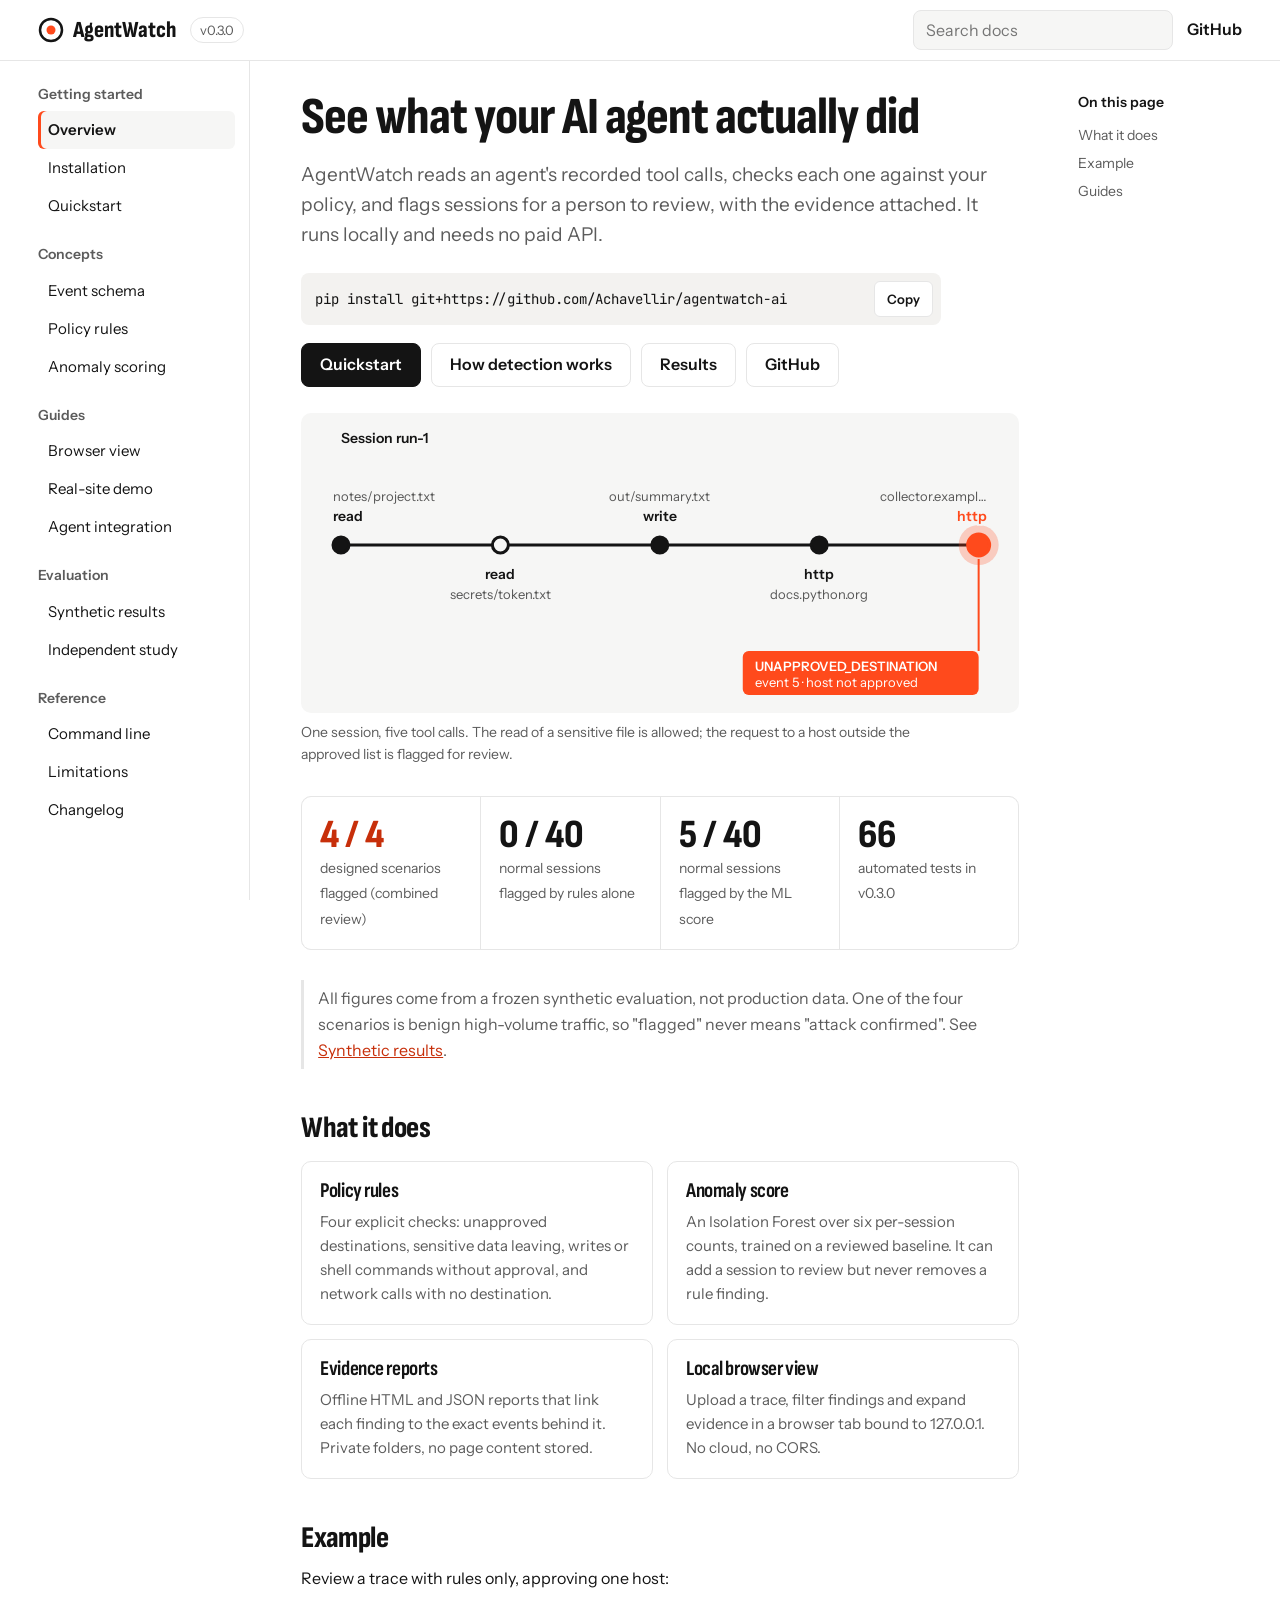
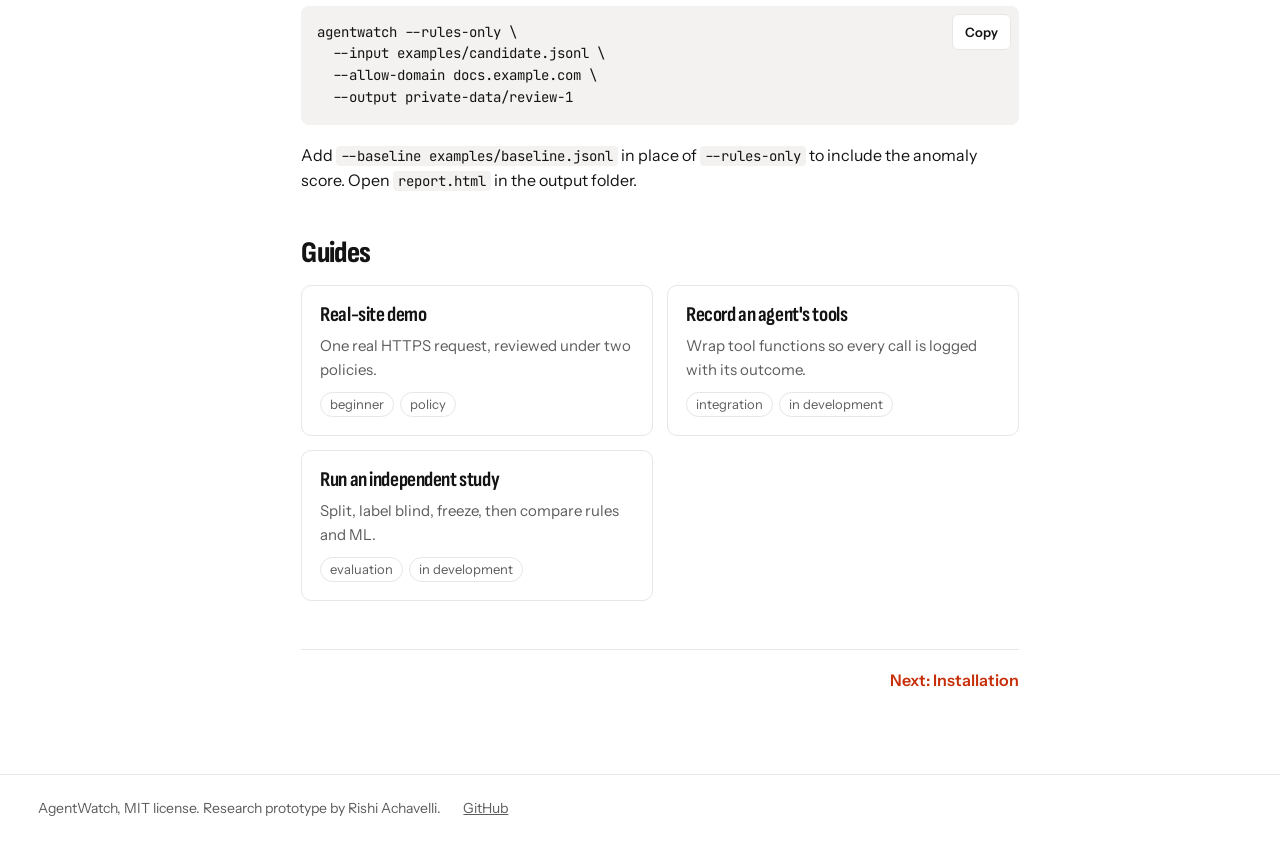
<file: docs/index.html>
<!DOCTYPE html>
<html lang="en">
<head>
<meta charset="utf-8">
<meta name="viewport" content="width=device-width, initial-scale=1">
<title>AgentWatch Docs</title>
<link rel="preconnect" href="https://fonts.googleapis.com">
<link href="https://fonts.googleapis.com/css2?family=Sofia+Sans+Condensed:wght@700;800&family=Instrument+Sans:wght@400;500;600&family=JetBrains+Mono:wght@400;500&display=swap" rel="stylesheet">
<style>
/* VOICE work: a documentation site for a security tool, exact and calm
   IDEA an audit trail: each agent action is a row on a timeline, the one that breaks policy is marked in vermilion
   PICTURE a session timeline in the hero: tool calls as stations, one flagged with its rule
   COLOUR white / near-black ink, vermilion #ff4a1c only for findings, pale grey panels; night #120d0b
   TYPE Sofia Sans Condensed 800 for titles, Instrument Sans body, JetBrains Mono code
   LAYOUT header; left nav, content, right "on this page" above 1100px; nav becomes a drawer below 900px */
:root{color-scheme:light dark;--bg:light-dark(#ffffff,#120d0b);--ink:light-dark(#141414,#f3eeea);--mute:light-dark(#5c5c5c,#b4aaa3);--line:light-dark(#e6e6e6,#2e2622);--panel:light-dark(#f6f6f5,#1b1512);--hot:#ff4a1c;--hotink:light-dark(#c72f0a,#ff7a57);--ok:light-dark(#1d7a4a,#5fd39a);--code:light-dark(#f3f2f0,#1e1814)}
:root[data-theme=light]{color-scheme:light}:root[data-theme=dark]{color-scheme:dark}
*{box-sizing:border-box;min-width:0}
html{scroll-padding-top:76px}
body{margin:0;background:var(--bg);color:var(--ink);font:16px/1.6 "Instrument Sans",system-ui,sans-serif;overflow-x:clip}
a{color:var(--hotink)}
h1,h2,h3{font-family:"Sofia Sans Condensed","Arial Narrow",sans-serif;line-height:1.05;letter-spacing:-.02em;text-wrap:balance;margin:0}
h1{font-size:clamp(36px,5vw,52px);font-weight:800}
h2{font-size:30px;font-weight:800;margin:44px 0 12px}
h3{font-size:21px;font-weight:700;margin:26px 0 8px}
p{margin:0 0 14px;max-width:68ch}
code{font:14px "JetBrains Mono",ui-monospace,monospace;background:var(--code);padding:1px 5px;border-radius:4px;overflow-wrap:anywhere}
.top{position:sticky;top:0;z-index:20;display:flex;align-items:center;gap:14px;padding:10px max(3vw,16px);background:var(--bg);border-bottom:1px solid var(--line)}
.brand{display:flex;align-items:center;gap:9px;font:800 23px "Sofia Sans Condensed",sans-serif;color:var(--ink);text-decoration:none;white-space:nowrap}
.brand svg{width:26px;height:26px}
.ver{font-size:13px;color:var(--mute);border:1px solid var(--line);border-radius:20px;padding:2px 9px;white-space:nowrap}
.search{margin-left:auto;flex:0 1 260px;min-width:0}
.brand{flex:none}
.search input{width:100%;height:40px;font:16px "Instrument Sans",sans-serif;padding:0 12px;border:1px solid var(--line);border-radius:8px;background:var(--panel);color:var(--ink)}
.search input:focus,button:focus-visible,a:focus-visible{outline:2px solid var(--hot);outline-offset:2px}
.gh{color:var(--ink);font-weight:600;text-decoration:none;white-space:nowrap}
.menu{display:none;height:40px;min-width:44px;border:1px solid var(--line);border-radius:8px;background:var(--panel);color:var(--ink);font:600 15px "Instrument Sans",sans-serif;cursor:pointer}
.shell{display:grid;grid-template-columns:250px minmax(0,1fr) 210px;max-width:1360px;margin:0 auto}
nav.side{position:sticky;top:61px;align-self:start;height:calc(100vh - 61px);overflow-y:auto;padding:22px 14px 40px max(3vw,16px);border-right:1px solid var(--line)}
.grp{font-weight:600;font-size:14px;color:var(--mute);margin:18px 0 6px}
.grp:first-child{margin-top:0}
nav.side a{display:block;padding:7px 10px;border-radius:6px;color:var(--ink);text-decoration:none;font-size:15px}
nav.side a:hover{background:var(--panel)}
nav.side a[aria-current=page]{background:var(--panel);box-shadow:inset 3px 0 0 var(--hot);font-weight:600}
nav.side a.hide{display:none}
.nores{display:none;font-size:14px;color:var(--mute);padding:6px 10px}
main{padding:30px clamp(18px,4vw,52px) 80px}
.toc{position:sticky;top:61px;align-self:start;padding:30px 16px 0 8px;font-size:14px}
.toc b{display:block;font-weight:600;margin-bottom:8px}
.toc button{display:block;width:100%;text-align:left;background:none;border:0;padding:5px 0;color:var(--mute);font:14px "Instrument Sans",sans-serif;cursor:pointer}
.toc button:hover{color:var(--ink)}
.page{display:none}.page.on{display:block}
.lead{font-size:19px;color:var(--mute);max-width:62ch;margin:14px 0 22px}
.hero{display:grid;grid-template-columns:minmax(0,1fr);gap:22px;margin-bottom:10px}
.btns{display:flex;flex-wrap:wrap;gap:10px;margin:18px 0 4px}
.btn{display:inline-flex;align-items:center;min-height:44px;padding:0 18px;border-radius:8px;font-weight:600;text-decoration:none;border:1px solid var(--line);color:var(--ink);background:var(--bg)}
.btn.main{background:var(--ink);color:var(--bg);border-color:var(--ink)}
.cmd{display:flex;align-items:center;gap:10px;background:var(--code);border-radius:8px;padding:8px 8px 8px 14px;max-width:640px}
.cmd code{background:none;padding:0;flex:1}
.copy{min-height:36px;padding:0 12px;border:1px solid var(--line);border-radius:6px;background:var(--bg);color:var(--ink);font:600 13px "Instrument Sans",sans-serif;cursor:pointer;flex:none}
.fig{position:relative;min-height:300px;background:var(--panel);border-radius:10px}
.fig>svg{position:absolute;inset:0;width:100%;height:100%}
.figcap{font-size:14px;color:var(--mute);margin:8px 0 0}
svg text{paint-order:stroke;stroke:var(--panel);stroke-width:4px}
.stats{display:grid;grid-template-columns:repeat(auto-fit,minmax(10em,1fr));gap:1px;background:var(--line);border:1px solid var(--line);border-radius:10px;overflow:hidden;margin:30px 0}
.stat{background:var(--bg);padding:18px}
.stat b{display:block;font:800 clamp(30px,4vw,40px)/1 "Sofia Sans Condensed",sans-serif;white-space:nowrap}
.stat span{font-size:14px;color:var(--mute)}
.stat.hot b{color:var(--hotink)}
.cards{display:grid;grid-template-columns:repeat(auto-fit,minmax(15em,1fr));gap:14px;margin:16px 0}
.card{border:1px solid var(--line);border-radius:10px;padding:18px;background:var(--bg)}
.card h3{margin-top:0}
.card p{font-size:15px;margin:0;color:var(--mute)}
a.card{text-decoration:none;color:var(--ink);display:block}
a.card:hover{border-color:var(--ink)}
.tags{display:flex;flex-wrap:wrap;gap:6px;margin-top:10px}
.tag{font-size:13px;border:1px solid var(--line);border-radius:20px;padding:1px 9px;color:var(--mute)}
pre{position:relative;background:var(--code);border-radius:8px;padding:16px;overflow-x:auto;margin:0 0 18px;font:14px/1.55 "JetBrains Mono",ui-monospace,monospace}
pre .copy{position:absolute;top:8px;right:8px}
pre code{background:none;padding:0;overflow-wrap:normal}
.c{color:var(--mute)}
table{border-collapse:collapse;width:100%;font-size:15px;margin:0 0 20px}
th,td{text-align:left;padding:9px 10px;border-bottom:1px solid var(--line);vertical-align:top}
th{font-weight:600}
td.n,th.n{text-align:right;font-variant-numeric:tabular-nums;white-space:nowrap}
.scroll{overflow-x:auto}
.mk{display:inline-block;width:14px;height:14px;border-radius:50%;vertical-align:-2px;margin-right:6px}
.mk.y{background:var(--hot)}.mk.n{border:2px solid var(--mute)}
.bars{margin:10px 0 24px}
.bar{display:grid;grid-template-columns:9em minmax(0,1fr) 4.5em;gap:12px;align-items:center;margin:8px 0;font-size:15px}
.track{height:22px;background:var(--panel);border-radius:4px;overflow:hidden}
.fill{height:100%;background:var(--hot)}
.bar .n{text-align:right;font-variant-numeric:tabular-nums;white-space:nowrap}
.note{border-left:3px solid var(--line);padding:6px 0 6px 14px;color:var(--mute);margin:0 0 18px;max-width:68ch}
.note.warn{border-color:var(--hot)}
.pager{display:flex;justify-content:space-between;gap:12px;margin-top:48px;padding-top:18px;border-top:1px solid var(--line);flex-wrap:wrap}
.pager a{text-decoration:none;font-weight:600}
footer{border-top:1px solid var(--line);padding:22px max(3vw,16px);color:var(--mute);font-size:14px;display:flex;flex-wrap:wrap;gap:8px 22px}
footer a{color:var(--mute)}
@media(max-width:1100px){.shell{grid-template-columns:240px minmax(0,1fr)}.toc{display:none}}
@media(max-width:900px){.shell{grid-template-columns:minmax(0,1fr)}.menu{display:block}nav.side{display:none;position:fixed;top:61px;left:0;right:0;height:calc(100vh - 61px);z-index:15;background:var(--bg);border:0;padding:18px 16px}nav.side.open{display:block}.gh{display:none}}
@media(max-width:600px){.ver{display:none}.search{flex:1 1 0}.brand{font-size:20px}.brand svg{display:none}table{font-size:13px}th,td{padding:7px 5px}.bar{grid-template-columns:6.5em minmax(0,1fr) 4em;font-size:14px}h2{font-size:26px}}
@media(prefers-reduced-motion:reduce){*{transition:none!important;animation:none!important}}
.pulse{animation:pulse 2.4s ease-in-out infinite;transform-box:fill-box;transform-origin:center}
@keyframes pulse{50%{opacity:.35}}
</style>
</head>
<body>
<header class="top">
  <button class="menu" id="menuBtn" aria-expanded="false" aria-controls="side">Menu</button>
  <a class="brand" href="#home"><svg viewBox="0 0 26 26" aria-hidden="true"><circle cx="13" cy="13" r="11" fill="none" stroke="currentColor" stroke-width="2.5"/><circle cx="13" cy="13" r="4.5" fill="#ff4a1c"/></svg>AgentWatch</a>
  <span class="ver">v0.3.0</span>
  <label class="search"><span style="position:absolute;left:-9999px">Search docs</span><input id="q" type="search" placeholder="Search docs" autocomplete="off"></label>
  <a class="gh" href="https://github.com/Achavellir/agentwatch-ai">GitHub</a>
</header>

<div class="shell">
<nav class="side" id="side" aria-label="Documentation">
  <div class="grp">Getting started</div>
  <a href="#home">Overview</a>
  <a href="#installation">Installation</a>
  <a href="#quickstart">Quickstart</a>
  <div class="grp">Concepts</div>
  <a href="#events">Event schema</a>
  <a href="#rules">Policy rules</a>
  <a href="#anomaly">Anomaly scoring</a>
  <div class="grp">Guides</div>
  <a href="#browser">Browser view</a>
  <a href="#web-demo">Real-site demo</a>
  <a href="#agents">Agent integration</a>
  <div class="grp">Evaluation</div>
  <a href="#results">Synthetic results</a>
  <a href="#protocol">Independent study</a>
  <div class="grp">Reference</div>
  <a href="#cli">Command line</a>
  <a href="#limits">Limitations</a>
  <a href="#changelog">Changelog</a>
  <div class="nores" id="nores">No pages match.</div>
</nav>

<main id="main">

<section class="page" data-route="home" data-title="Overview">
  <div class="hero">
    <div>
      <h1>See what your AI agent actually did</h1>
      <p class="lead">AgentWatch reads an agent's recorded tool calls, checks each one against your policy, and flags sessions for a person to review, with the evidence attached. It runs locally and needs no paid API.</p>
      <div class="cmd"><code>pip install git+https://github.com/Achavellir/agentwatch-ai</code><button class="copy" data-copy="pip install git+https://github.com/Achavellir/agentwatch-ai">Copy</button></div>
      <div class="btns"><a class="btn main" href="#quickstart">Quickstart</a><a class="btn" href="#rules">How detection works</a><a class="btn" href="#results">Results</a><a class="btn" href="https://github.com/Achavellir/agentwatch-ai">GitHub</a></div>
    </div>
    <div>
      <div class="fig" id="timeline" role="img" aria-label="One agent session as a timeline of five tool calls. Four pass policy; an HTTP request to an unapproved host is flagged UNAPPROVED_DESTINATION."></div>
      <p class="figcap">One session, five tool calls. The read of a sensitive file is allowed; the request to a host outside the approved list is flagged for review.</p>
    </div>
  </div>

  <div class="stats">
    <div class="stat hot"><b>4 / 4</b><span>designed scenarios flagged (combined review)</span></div>
    <div class="stat"><b>0 / 40</b><span>normal sessions flagged by rules alone</span></div>
    <div class="stat"><b>5 / 40</b><span>normal sessions flagged by the ML score</span></div>
    <div class="stat"><b>66</b><span>automated tests in v0.3.0</span></div>
  </div>
  <p class="note">All figures come from a frozen synthetic evaluation, not production data. One of the four scenarios is benign high-volume traffic, so "flagged" never means "attack confirmed". See <a href="#results">Synthetic results</a>.</p>

  <h2 id="h-features">What it does</h2>
  <div class="cards">
    <div class="card"><h3>Policy rules</h3><p>Four explicit checks: unapproved destinations, sensitive data leaving, writes or shell commands without approval, and network calls with no destination.</p></div>
    <div class="card"><h3>Anomaly score</h3><p>An Isolation Forest over six per-session counts, trained on a reviewed baseline. It can add a session to review but never removes a rule finding.</p></div>
    <div class="card"><h3>Evidence reports</h3><p>Offline HTML and JSON reports that link each finding to the exact events behind it. Private folders, no page content stored.</p></div>
    <div class="card"><h3>Local browser view</h3><p>Upload a trace, filter findings and expand evidence in a browser tab bound to 127.0.0.1. No cloud, no CORS.</p></div>
  </div>

  <h2 id="h-example">Example</h2>
  <p>Review a trace with rules only, approving one host:</p>
  <pre><code>agentwatch --rules-only \
  --input examples/candidate.jsonl \
  --allow-domain docs.example.com \
  --output private-data/review-1</code></pre>
  <p>Add <code>--baseline examples/baseline.jsonl</code> in place of <code>--rules-only</code> to include the anomaly score. Open <code>report.html</code> in the output folder.</p>

  <h2 id="h-guides">Guides</h2>
  <div class="cards">
    <a class="card" href="#web-demo"><h3>Real-site demo</h3><p>One real HTTPS request, reviewed under two policies.</p><div class="tags"><span class="tag">beginner</span><span class="tag">policy</span></div></a>
    <a class="card" href="#agents"><h3>Record an agent's tools</h3><p>Wrap tool functions so every call is logged with its outcome.</p><div class="tags"><span class="tag">integration</span><span class="tag">in development</span></div></a>
    <a class="card" href="#protocol"><h3>Run an independent study</h3><p>Split, label blind, freeze, then compare rules and ML.</p><div class="tags"><span class="tag">evaluation</span><span class="tag">in development</span></div></a>
  </div>
</section>

<section class="page" data-route="installation" data-title="Installation">
  <h1>Installation</h1>
  <p class="lead">AgentWatch needs Python 3.11 or later. It installs two commands: <code>agentwatch</code> and <code>agentwatch-ui</code>.</p>
  <h2 id="h-pip">From source</h2>
  <pre><code>git clone https://github.com/Achavellir/agentwatch-ai
cd agentwatch-ai
python3 -m venv .venv
source .venv/bin/activate
python -m pip install -c requirements-lock.txt .</code></pre>
  <p>The lock file pins exact versions of numpy, scipy, scikit-learn, joblib, cloudpickle and threadpoolctl.</p>
  <p class="note warn">Known issue in v0.3.0: numpy 2.5.3 and scipy 1.18.1 have no Python 3.11 builds, so the locked install fails on 3.11. Use Python 3.12, or install without <code>-c requirements-lock.txt</code>. A fix with per-version pins is prepared and not yet released.</p>
  <h2 id="h-verify">Check the install</h2>
  <pre><code>python -m unittest discover -s tests -v
python evaluate.py
python scripts/check_installed.py</code></pre>
  <p><code>evaluate.py</code> is the frozen regression gate: it fails if an expected detection disappears or normal alerts exceed the recorded baseline.</p>
</section>

<section class="page" data-route="quickstart" data-title="Quickstart">
  <h1>Quickstart</h1>
  <p class="lead">Review the bundled example trace in under a minute.</p>
  <h2 id="h-q1">1. Rules only</h2>
  <pre><code>agentwatch --rules-only --input examples/candidate.jsonl \
  --allow-domain docs.example.com --output private-data/review-1</code></pre>
  <p>No baseline is needed. Each session gets the policy findings that apply to it.</p>
  <h2 id="h-q2">2. Add the anomaly score</h2>
  <pre><code>agentwatch --baseline examples/baseline.jsonl --input examples/candidate.jsonl \
  --allow-domain docs.example.com --output private-data/review-2</code></pre>
  <p>The baseline must hold at least 30 sessions that someone has reviewed as normal. The bundled one is a demonstration, not a model of any real deployment.</p>
  <h2 id="h-q3">3. Open the report</h2>
  <p>Open <code>report.html</code> in the output folder, or run <code>agentwatch-ui --open</code> and choose the trace file. Output folders that already exist are refused, so earlier reviews are never overwritten.</p>
</section>

<section class="page" data-route="events" data-title="Event schema">
  <h1>Event schema</h1>
  <p class="lead">A trace is a JSON Lines file: one object per tool call. Sessions are complete, bounded runs.</p>
  <div class="scroll"><table>
    <thead><tr><th>Field</th><th>Type</th><th>Meaning</th></tr></thead>
    <tbody>
      <tr><td><code>event_id</code></td><td>string</td><td>Unique per event; duplicates are rejected</td></tr>
      <tr><td><code>session_id</code></td><td>string</td><td>Groups events into one run</td></tr>
      <tr><td><code>tool</code></td><td>string</td><td>One of <code>read</code>, <code>search</code>, <code>http</code>, <code>write</code>, <code>shell</code></td></tr>
      <tr><td><code>destination</code></td><td>string</td><td>HTTP(S) URL; only scheme and host are kept. URLs with credentials are rejected</td></tr>
      <tr><td><code>bytes_sent</code></td><td>integer</td><td>Outgoing bytes, not response size</td></tr>
      <tr><td><code>sensitive</code></td><td>boolean</td><td>Set by trusted application controls</td></tr>
      <tr><td><code>approved</code></td><td>boolean</td><td>Set by trusted application controls</td></tr>
    </tbody>
  </table></div>
  <p class="note warn">Approval and sensitivity must come from your application, never from the model's own claim about what it is doing.</p>
  <pre><code>{"event_id":"e1","session_id":"s1","tool":"http","destination":"https://docs.example.com","bytes_sent":125,"sensitive":false,"approved":true}</code></pre>
  <p>Limits: 10 MB per file on the command line, 2 MB in the browser view.</p>
</section>

<section class="page" data-route="rules" data-title="Policy rules">
  <h1>Policy rules</h1>
  <p class="lead">Four independent checks. Each finding links to the events that triggered it.</p>
  <div class="scroll"><table>
    <thead><tr><th>Finding</th><th>Fires when</th></tr></thead>
    <tbody>
      <tr><td><code>UNAPPROVED_DESTINATION</code></td><td>A destination's hostname is not in the approved set (exact match, so lookalike hosts are caught)</td></tr>
      <tr><td><code>SENSITIVE_EXTERNAL_TRANSFER</code></td><td>Sensitive data is sent to a host outside the approved set</td></tr>
      <tr><td><code>ACTION_WITHOUT_APPROVAL</code></td><td>A <code>write</code> or <code>shell</code> call has no recorded approval</td></tr>
      <tr><td><code>MISSING_DESTINATION</code></td><td>An HTTP call, or any call sending bytes, has no destination</td></tr>
    </tbody>
  </table></div>
  <p>A session goes to review if any rule fires <em>or</em> its anomaly score is unusual. The model cannot cancel a rule finding.</p>
</section>

<section class="page" data-route="anomaly" data-title="Anomaly scoring">
  <h1>Anomaly scoring</h1>
  <p class="lead">An optional second signal that looks at the shape of a whole session rather than single events.</p>
  <h2 id="h-feat">Features</h2>
  <p>Six counts per session, each passed through <code>log1p</code>: tool calls, bytes sent, external calls, sensitive calls, write and shell calls, and distinct tools.</p>
  <h2 id="h-model">Model</h2>
  <p>scikit-learn <code>IsolationForest</code> with 200 trees, contamination 0.05, random seed 42 and one worker. A negative margin means unusual. It is not an attack probability.</p>
  <p class="note">Baseline medians in the report give context for a score. They are not a causal explanation of why a session looks unusual.</p>
</section>

<section class="page" data-route="browser" data-title="Browser view">
  <h1>Browser view</h1>
  <p class="lead">Review a trace without the terminal.</p>
  <pre><code>agentwatch-ui --open</code></pre>
  <p>Choose a trace file, enter approved hosts, then filter findings, expand evidence and download HTML or JSON. A synthetic sample is built in. There is no machine learning in the browser view.</p>
  <h2 id="h-bsec">How it stays local</h2>
  <p>The server binds to 127.0.0.1 and checks Host, Origin and a per-process token. Uploads stay in memory, sizes and concurrency are limited, and there is no CORS or file-system route. Do not expose it publicly or through a tunnel.</p>
</section>

<section class="page" data-route="web-demo" data-title="Real-site demo">
  <h1>Real-site demo</h1>
  <p class="lead">One real HTTPS request to python.org, recorded automatically and reviewed under two policies.</p>
  <pre><code>python -m scripts.web_demo --output private-data/web-run-1</code></pre>
  <div class="scroll"><table>
    <thead><tr><th>Policy</th><th>Finding</th></tr></thead>
    <tbody>
      <tr><td><code>www.python.org</code> approved</td><td>None</td></tr>
      <tr><td>Only <code>docs.python.org</code> approved</td><td><code>UNAPPROVED_DESTINATION</code></td></tr>
    </tbody>
  </table></div>
  <p>The action is the same; the policy changes. The request follows no redirects, sends no credentials or cookies, caps the response at 1 MiB and saves no page content. This is a scripted integration, not an autonomous agent.</p>
</section>

<section class="page" data-route="agents" data-title="Agent integration">
  <h1>Agent integration</h1>
  <p class="note warn">In development. This code is not in v0.3.0 and has been tested only with a scripted stand-in model, not a real LLM.</p>
  <p class="lead">Record a tool call where it actually runs, with its outcome, and let your application decide what is approved.</p>
  <pre><code><span class="c"># agent_tools.py (unreleased)</span>
from agent_tools import PathPolicy, ToolRecorder

policy = PathPolicy(root=workspace, writable_dirs=("out",),
                    sensitive_dirs=("secrets",),
                    network_hosts=frozenset({"docs.python.org"}))

with ToolRecorder("trace.jsonl", "run-1", policy) as rec:
    read_file = rec.wrap("read", read_file,
                         describe=lambda path: {"path": path})
    http_get = rec.wrap("http", http_get,
                        describe=lambda url: {"url": url})</code></pre>
  <h2 id="h-out">Outcomes</h2>
  <p>Each event gains <code>status</code> (<code>ok</code>, <code>error</code> or <code>denied</code>), <code>seq</code>, <code>ts</code> and <code>duration_ms</code>. Denied calls are recorded but never run, so a blocked exfiltration attempt shows as <code>UNAPPROVED_DESTINATION</code> with zero bytes sent.</p>
  <h2 id="h-comp">Completeness</h2>
  <p>A sidecar file records when each session opened and closed and how many events it wrote. A check reports unclosed sessions, cut-off traces and gaps in the sequence. It cannot detect a producer that skipped the wrapper altogether.</p>
  <h2 id="h-ollama">Reference agent</h2>
  <p>A minimal tool-calling loop for a free local Ollama model, with file and web tools in a throwaway workspace and no shell tool:</p>
  <pre><code>python -m scripts.ollama_agent --model qwen2.5:7b \
  --tasks examples/agent_tasks.json --allow-host docs.python.org \
  --output private-data/agent-run-1</code></pre>
</section>

<section class="page" data-route="results" data-title="Synthetic results">
  <h1>Rules caught all three risky scenarios with no false alarms; the model added five</h1>
  <p class="lead">Frozen synthetic data: 200 baseline sessions, then 40 normal sessions and 4 designed scenarios.</p>
  <h2 id="h-scen">Designed scenarios</h2>
  <div class="scroll"><table>
    <thead><tr><th>Scenario</th><th>Rules</th><th>ML</th><th>Combined</th></tr></thead>
    <tbody id="scen"></tbody>
  </table></div>
  <p><span class="mk y"></span>flagged <span class="mk n" style="margin-left:14px"></span>not flagged. The high-volume case uses approved hosts: it is unusual, not an attack.</p>
  <h2 id="h-norm">Normal sessions flagged</h2>
  <div class="bars" id="bars"></div>
  <p>Combined review flags 9 of 44 sessions. The 12.5% alert rate on normal sessions is from synthetic data and is not a production estimate.</p>
  <h2 id="h-leak">What this does not show</h2>
  <p>The evaluator checks fixture hashes and that event IDs, session IDs and session contents do not overlap across splits. But the fixtures were inspected during development and come from one generator, so these numbers are not independent validation. The local-file lab is a separate dataset: it flagged 1 of 20 normal sessions and a designed missing-approval write, and missed its benign high-volume case.</p>
</section>

<section class="page" data-route="protocol" data-title="Independent study">
  <h1>Independent study</h1>
  <p class="note warn">In development. The harness is built and tested on constructed data; no study data or results exist yet.</p>
  <p class="lead">The question: does anomaly scoring find actionable sessions that rules miss, and is it worth the extra reviewer time?</p>
  <h2 id="h-steps">Order of operations</h2>
  <p><b>Split.</b> Whole task families go to baseline, tune or final, so related runs never straddle sets. Policy-violation families never train the baseline.</p>
  <p><b>Label blind.</b> Reviewers see events only, with no findings or scores, and mark each session normal or actionable.</p>
  <p><b>Tune, then freeze.</b> Try policies on the tune set only. Freezing pins the policy, settings and file hashes.</p>
  <p><b>Score once.</b> Scoring refuses if anything changed since the freeze and logs every run.</p>
  <pre><code>python independent_eval.py split --trace run/activity.jsonl --runs run/runs.jsonl \
  --study private-data/study-1 --keep-out-of-baseline controlled-violation
python independent_eval.py freeze --study private-data/study-1 --allow-domain docs.python.org
python independent_eval.py score --study private-data/study-1 --labels final.csv --output results.json</code></pre>
  <p>Reported per mode: true and false positives, recall and false-alert rate with 95% Wilson intervals, alerts per reviewer, reviewer agreement, analyzer time and logging completeness.</p>
</section>

<section class="page" data-route="cli" data-title="Command line">
  <h1>Command line</h1>
  <div class="scroll"><table>
    <thead><tr><th>Option</th><th>Meaning</th></tr></thead>
    <tbody>
      <tr><td><code>--input PATH</code></td><td>Trace to review (JSON Lines)</td></tr>
      <tr><td><code>--rules-only</code></td><td>Run policy rules without a baseline</td></tr>
      <tr><td><code>--baseline PATH</code></td><td>Reviewed normal sessions for the anomaly score (30 or more)</td></tr>
      <tr><td><code>--allow-domain HOST</code></td><td>Approved host; repeat for each</td></tr>
      <tr><td><code>--output DIR</code></td><td>New private folder for <code>report.html</code> and <code>report.json</code></td></tr>
    </tbody>
  </table></div>
  <p>Report folders are created with mode 0700 and files with 0600. A completion marker is written only after every report finishes.</p>
</section>

<section class="page" data-route="limits" data-title="Limitations">
  <h1>Limitations</h1>
  <p class="lead">AgentWatch reviews recorded activity. It is not a preventive control, antivirus, EDR or website scanner, and it is not production-validated.</p>
  <ul>
    <li>Telemetry can be left out or forged by whatever produces it.</li>
    <li>Baseline poisoning and drift are not solved.</li>
    <li>Session counts lose the order and intent of actions.</li>
    <li>The trace writer relies on the caller's permissions and a single process.</li>
    <li>Other processes running as the same user, browser extensions and OS swap are outside the protection claim.</li>
    <li>Passing tests does not prove security. The last dependency advisory check is dated and must be refreshed.</li>
  </ul>
  <p>Built with substantial AI coding assistance; the author reviews and owns every claim.</p>
</section>

<section class="page" data-route="changelog" data-title="Changelog">
  <h1>Changelog</h1>
  <div class="scroll"><table>
    <thead><tr><th>Version</th><th>Changes</th><th class="n">Tests</th></tr></thead>
    <tbody>
      <tr><td>Unreleased</td><td>Tool-call recorder with outcomes and completeness checks; local Ollama reference agent; independent study harness; per-Python-version lock pins</td><td class="n">84</td></tr>
      <tr><td>0.3.0</td><td>Real-site demo with automatic metadata recording</td><td class="n">66</td></tr>
      <tr><td>0.3.0</td><td>Local browser view with upload, filters, evidence and downloads</td><td class="n">60</td></tr>
      <tr><td>0.2</td><td>Installable command, rules-only mode, private reports, completion marker</td><td class="n">46</td></tr>
      <tr><td>Before 0.2</td><td>Shared validation, missing-destination rule, evaluation hash and split checks</td><td class="n">38</td></tr>
      <tr><td>Prototype</td><td>Isolation Forest, policy rules and offline report</td><td class="n">14</td></tr>
    </tbody>
  </table></div>
</section>

<div class="pager" id="pager"></div>
</main>

<aside class="toc" id="toc"></aside>
</div>

<footer>
  <span>AgentWatch, MIT license. Research prototype by Rishi Achavelli.</span>
  <a href="https://github.com/Achavellir/agentwatch-ai">GitHub</a>
</footer>

<script>
{
const pages=[...document.querySelectorAll('.page')];
const links=[...document.querySelectorAll('nav.side a')];
const order=links.map(a=>a.getAttribute('href').slice(1));
const side=document.getElementById('side');
const menuBtn=document.getElementById('menuBtn');
const toc=document.getElementById('toc');
const pager=document.getElementById('pager');

const scen=[['Sensitive external transfer',1,1,1],['Unapproved shell command',1,1,1],['Lookalike host',1,0,1],['High-volume approved traffic',0,1,1]];
const mk=v=>`<span class="mk ${v?'y':'n'}"></span>${v?'Yes':'No'}`;
document.getElementById('scen').innerHTML=scen.map(r=>`<tr><td>${r[0]}</td><td>${mk(r[1])}</td><td>${mk(r[2])}</td><td>${mk(r[3])}</td></tr>`).join('');
const bars=[['Rules only',0],['ML only',5],['Combined',5]];
document.getElementById('bars').innerHTML=bars.map(b=>`<div class="bar"><span>${b[0]}</span><div class="track"><div class="fill" style="width:${b[1]/40*100}%"></div></div><span class="n">${b[1]} / 40</span></div>`).join('');

function show(){
  let r=location.hash.slice(1);
  if(!order.includes(r))r='home';
  pages.forEach(p=>p.classList.toggle('on',p.dataset.route===r));
  links.forEach(a=>a.getAttribute('href')==='#'+r?a.setAttribute('aria-current','page'):a.removeAttribute('aria-current'));
  const page=pages.find(p=>p.dataset.route===r);
  const hs=[...page.querySelectorAll('h2[id]')];
  toc.innerHTML=hs.length?'<b>On this page</b>'+hs.map(h=>`<button data-to="${h.id}">${h.textContent}</button>`).join(''):'';
  const i=order.indexOf(r);
  const prev=i>0?order[i-1]:null,next=i<order.length-1?order[i+1]:null;
  const t=k=>pages.find(p=>p.dataset.route===k).dataset.title;
  pager.innerHTML=(prev?`<a href="#${prev}">Previous: ${t(prev)}</a>`:'<span></span>')+(next?`<a href="#${next}">Next: ${t(next)}</a>`:'');
  document.title=(r==='home'?'AgentWatch Docs':t(r)+' · AgentWatch');
  side.classList.remove('open');menuBtn.setAttribute('aria-expanded','false');
  window.scrollTo(0,0);
  if(r==='home')drawSoon();
}
toc.addEventListener('click',e=>{const b=e.target.closest('button');if(b)document.getElementById(b.dataset.to).scrollIntoView({behavior:'smooth'})});
menuBtn.addEventListener('click',()=>{const o=side.classList.toggle('open');menuBtn.setAttribute('aria-expanded',String(o))});

const q=document.getElementById('q');
q.addEventListener('input',()=>{
  const s=q.value.trim().toLowerCase();let n=0;
  links.forEach(a=>{const p=pages.find(x=>x.dataset.route===a.getAttribute('href').slice(1));const hit=!s||p.textContent.toLowerCase().includes(s);a.classList.toggle('hide',!hit);if(hit)n++});
  document.getElementById('nores').style.display=n?'none':'block';
  if(s&&window.innerWidth<=900){side.classList.add('open');menuBtn.setAttribute('aria-expanded','true')}
});

document.addEventListener('click',async e=>{
  const b=e.target.closest('.copy');if(!b)return;
  const text=b.dataset.copy||b.parentElement.querySelector('code').innerText;
  try{await navigator.clipboard.writeText(text);b.textContent='Copied'}catch(err){b.textContent='Select and copy'}
  setTimeout(()=>{b.textContent='Copy'},1600);
});
document.querySelectorAll('pre').forEach(p=>{const c=document.createElement('button');c.className='copy';c.textContent='Copy';p.prepend(c)});

const fig=document.getElementById('timeline');
const events=[['read','notes/project.txt','ok'],['read','secrets/token.txt','sensitive'],['write','out/summary.txt','ok'],['http','docs.python.org','ok'],['http','collector.example.net','flag']];
function draw(){
  const W=fig.clientWidth,H=fig.clientHeight;if(!W)return;
  const narrow=W<520;
  const m={l:narrow?24:40,r:narrow?24:40};
  const y=H*0.44,step=(W-m.l-m.r)/(events.length-1);
  const ink=getComputedStyle(document.body).color;
  let s=`<svg viewBox="0 0 ${W} ${H}" xmlns="http://www.w3.org/2000/svg">`;
  s+=`<text x="${m.l}" y="30" font-size="14" fill="${ink}" font-weight="600">Session run-1</text>`;
  s+=`<line x1="${m.l}" y1="${y}" x2="${W-m.r}" y2="${y}" stroke="${ink}" stroke-width="3"/>`;
  events.forEach((e,i)=>{
    const x=m.l+i*step,flag=e[2]==='flag';
    const fill=flag?'#ff4a1c':e[2]==='sensitive'?'var(--panel)':ink;
    if(flag)s+=`<circle class="pulse" cx="${x}" cy="${y}" r="20" fill="#ff4a1c" opacity=".25"/>`;
    s+=`<circle cx="${x}" cy="${y}" r="${flag?11:8}" fill="${fill}" stroke="${flag?'#ff4a1c':ink}" stroke-width="3"/>`;
    const up=i%2===0;
    const last=events.length-1,anc=i===0?'start':i===last?'end':'middle',tx=i===0?x-8:i===last?x+8:x;
    s+=`<text x="${tx}" y="${up?y-24:y+34}" font-size="14" text-anchor="${anc}" fill="${flag?'#ff4a1c':ink}" font-weight="600">${e[0]}</text>`;
    if(!narrow)s+=`<text x="${tx}" y="${up?y-44:y+54}" font-size="13" text-anchor="${anc}" fill="${ink}" opacity=".7">${e[1].length>18?e[1].slice(0,16)+'…':e[1]}</text>`;
  });
  const fx=m.l+4*step,bw=Math.min(236,W-m.l-m.r),bx=Math.max(m.l,Math.min(fx-bw+16,W-m.r-bw)),by=H-62;
  s+=`<line x1="${fx}" y1="${y+14}" x2="${fx}" y2="${by}" stroke="#ff4a1c" stroke-width="2"/>`;
  s+=`<rect x="${bx}" y="${by}" width="${bw}" height="44" rx="6" fill="#ff4a1c"/>`;
  s+=`<text x="${bx+12}" y="${by+20}" font-size="13" fill="#fff" font-weight="600" style="stroke:none">UNAPPROVED_DESTINATION</text>`;
  s+=`<text x="${bx+12}" y="${by+36}" font-size="13" fill="#fff" style="stroke:none">event 5 · host not approved</text>`;
  s+='</svg>';
  fig.innerHTML=s;
}
const ro=new ResizeObserver(draw);ro.observe(fig);
function drawSoon(){requestAnimationFrame(draw)}
window.addEventListener('hashchange',show);
show();
}
</script>
</body>
</html>
</file>
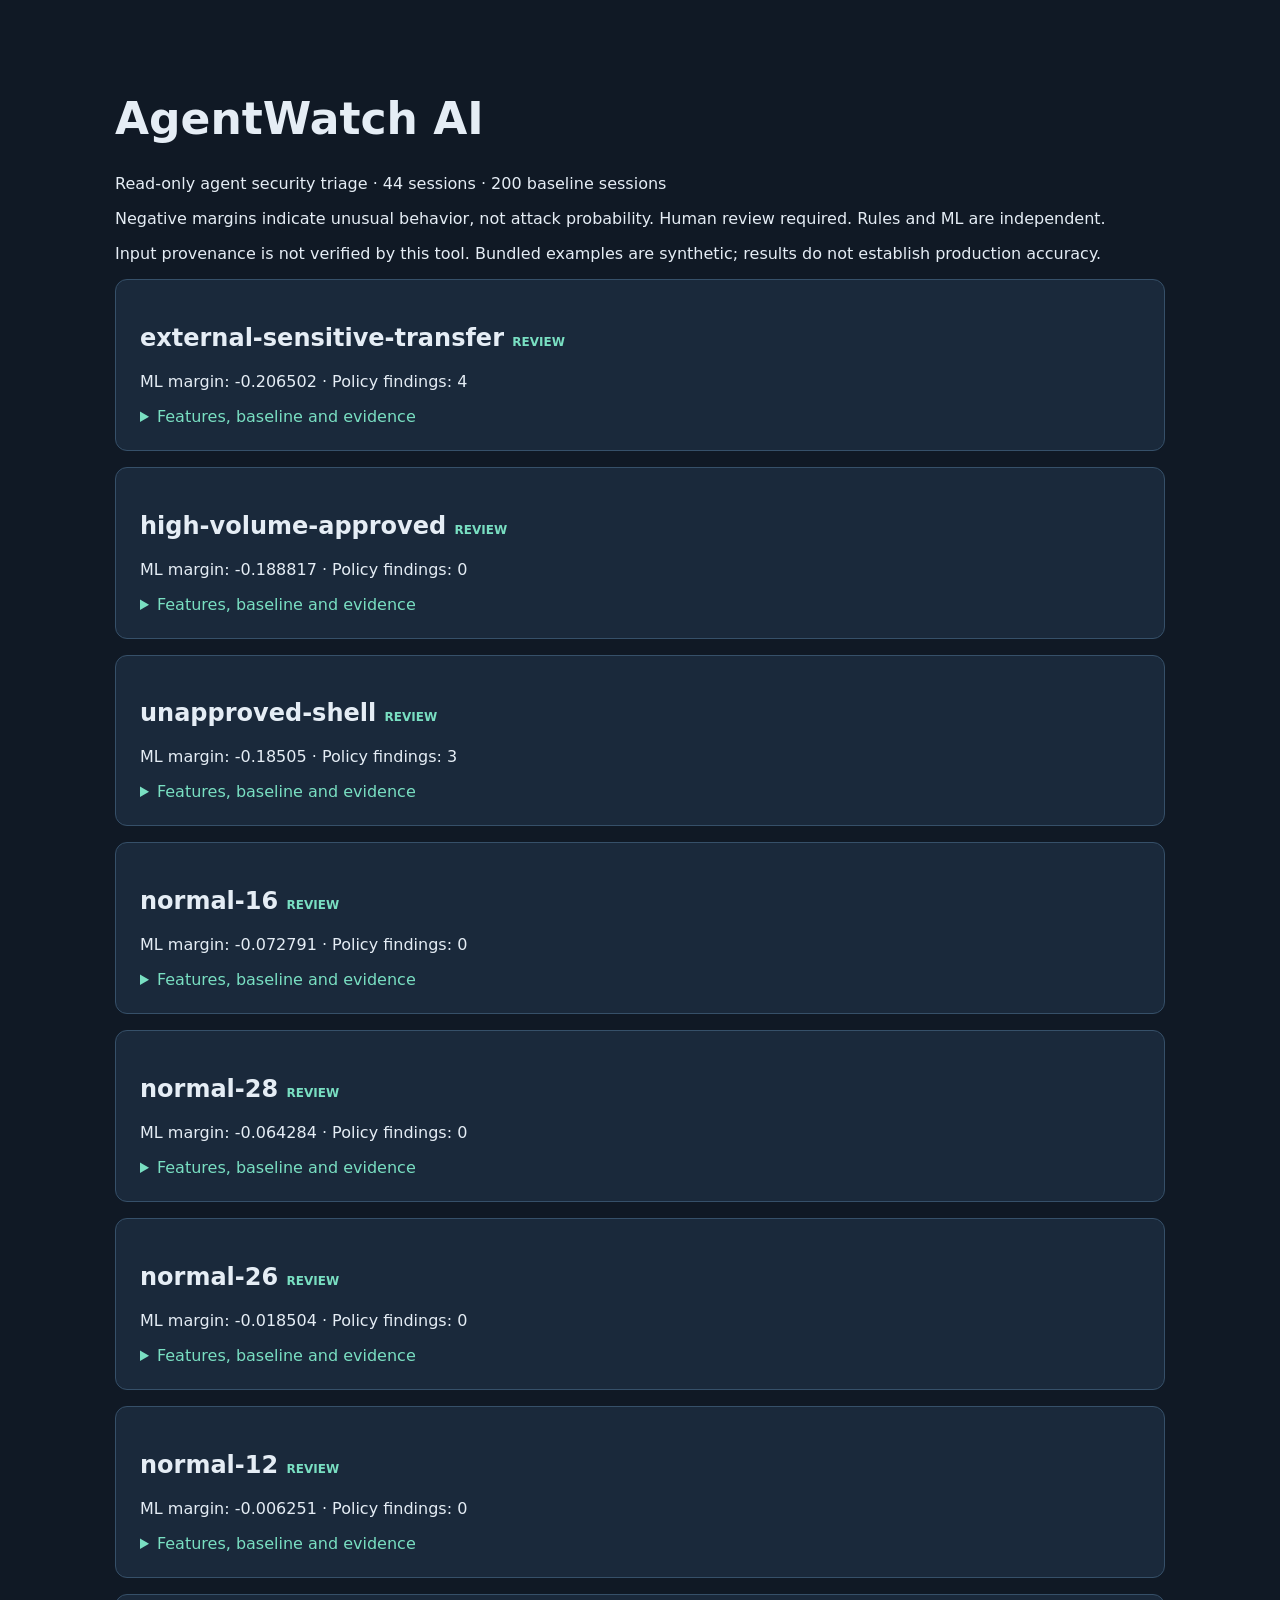
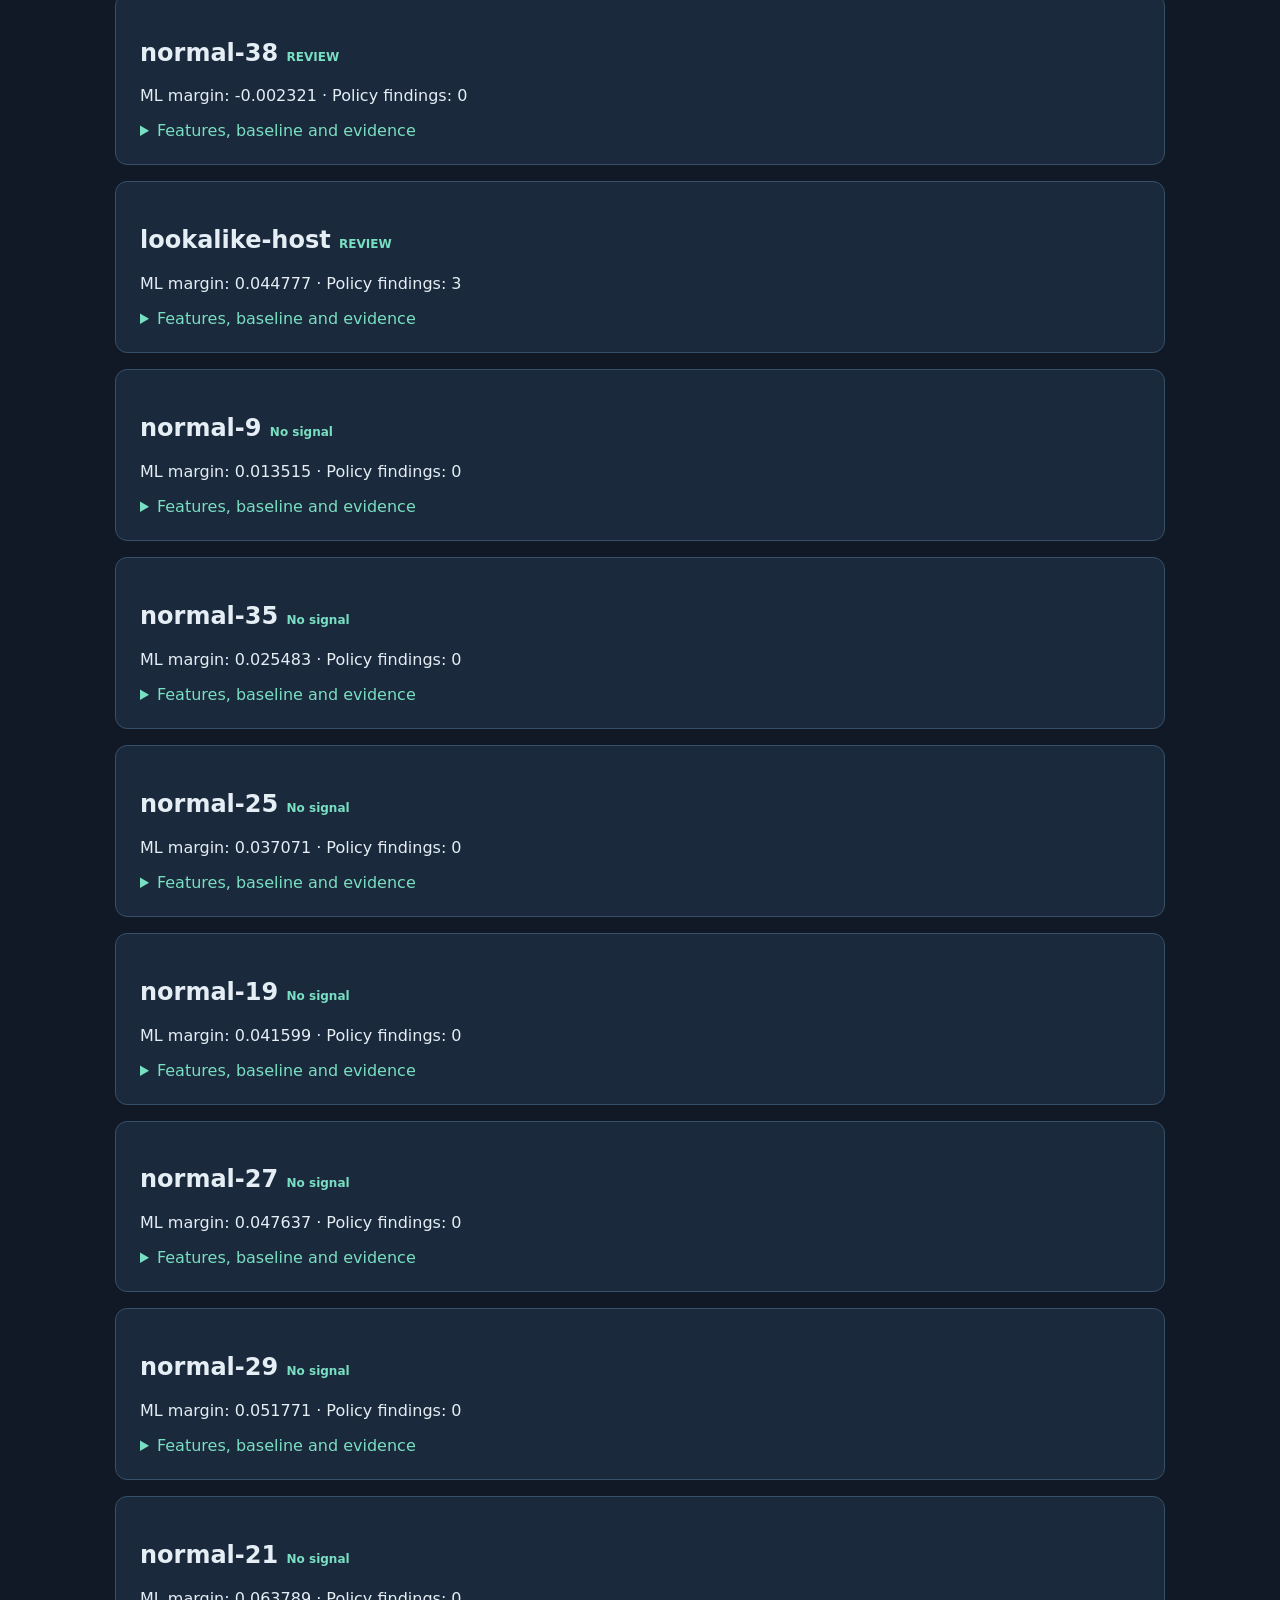
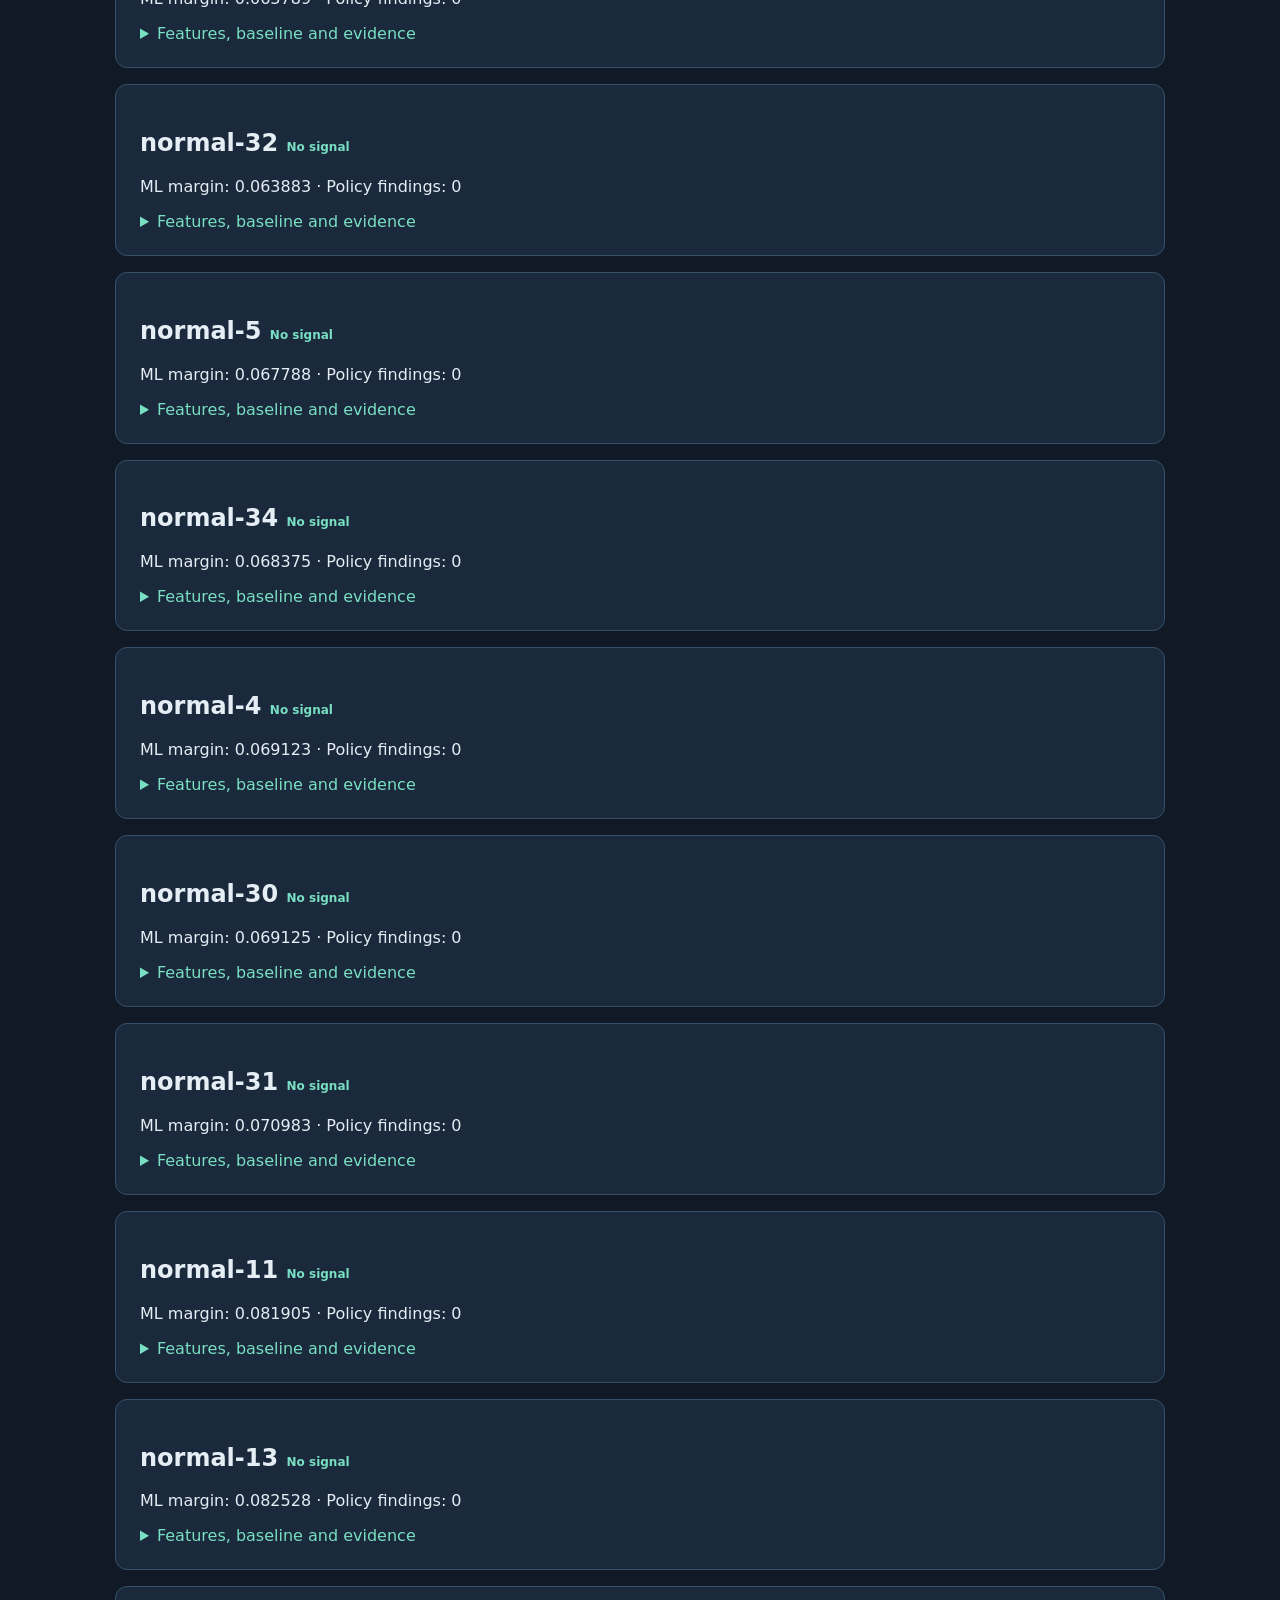
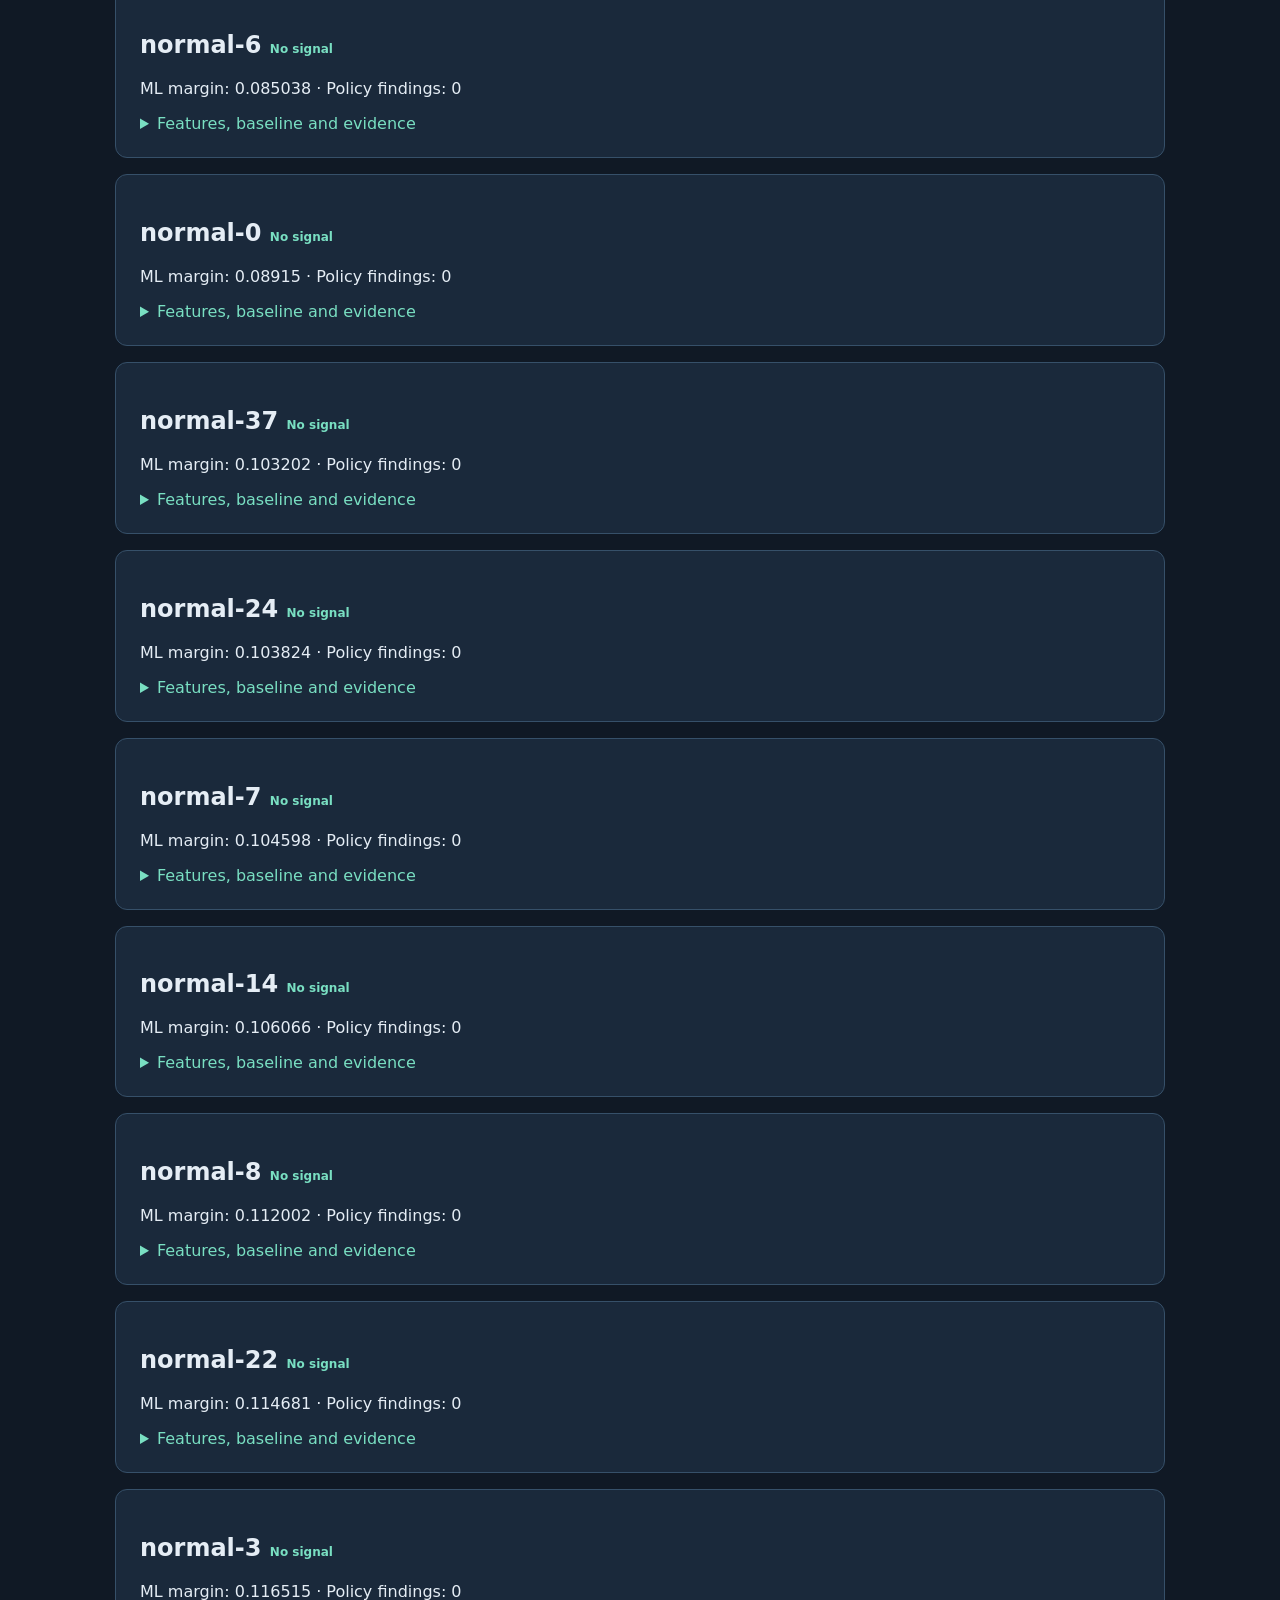
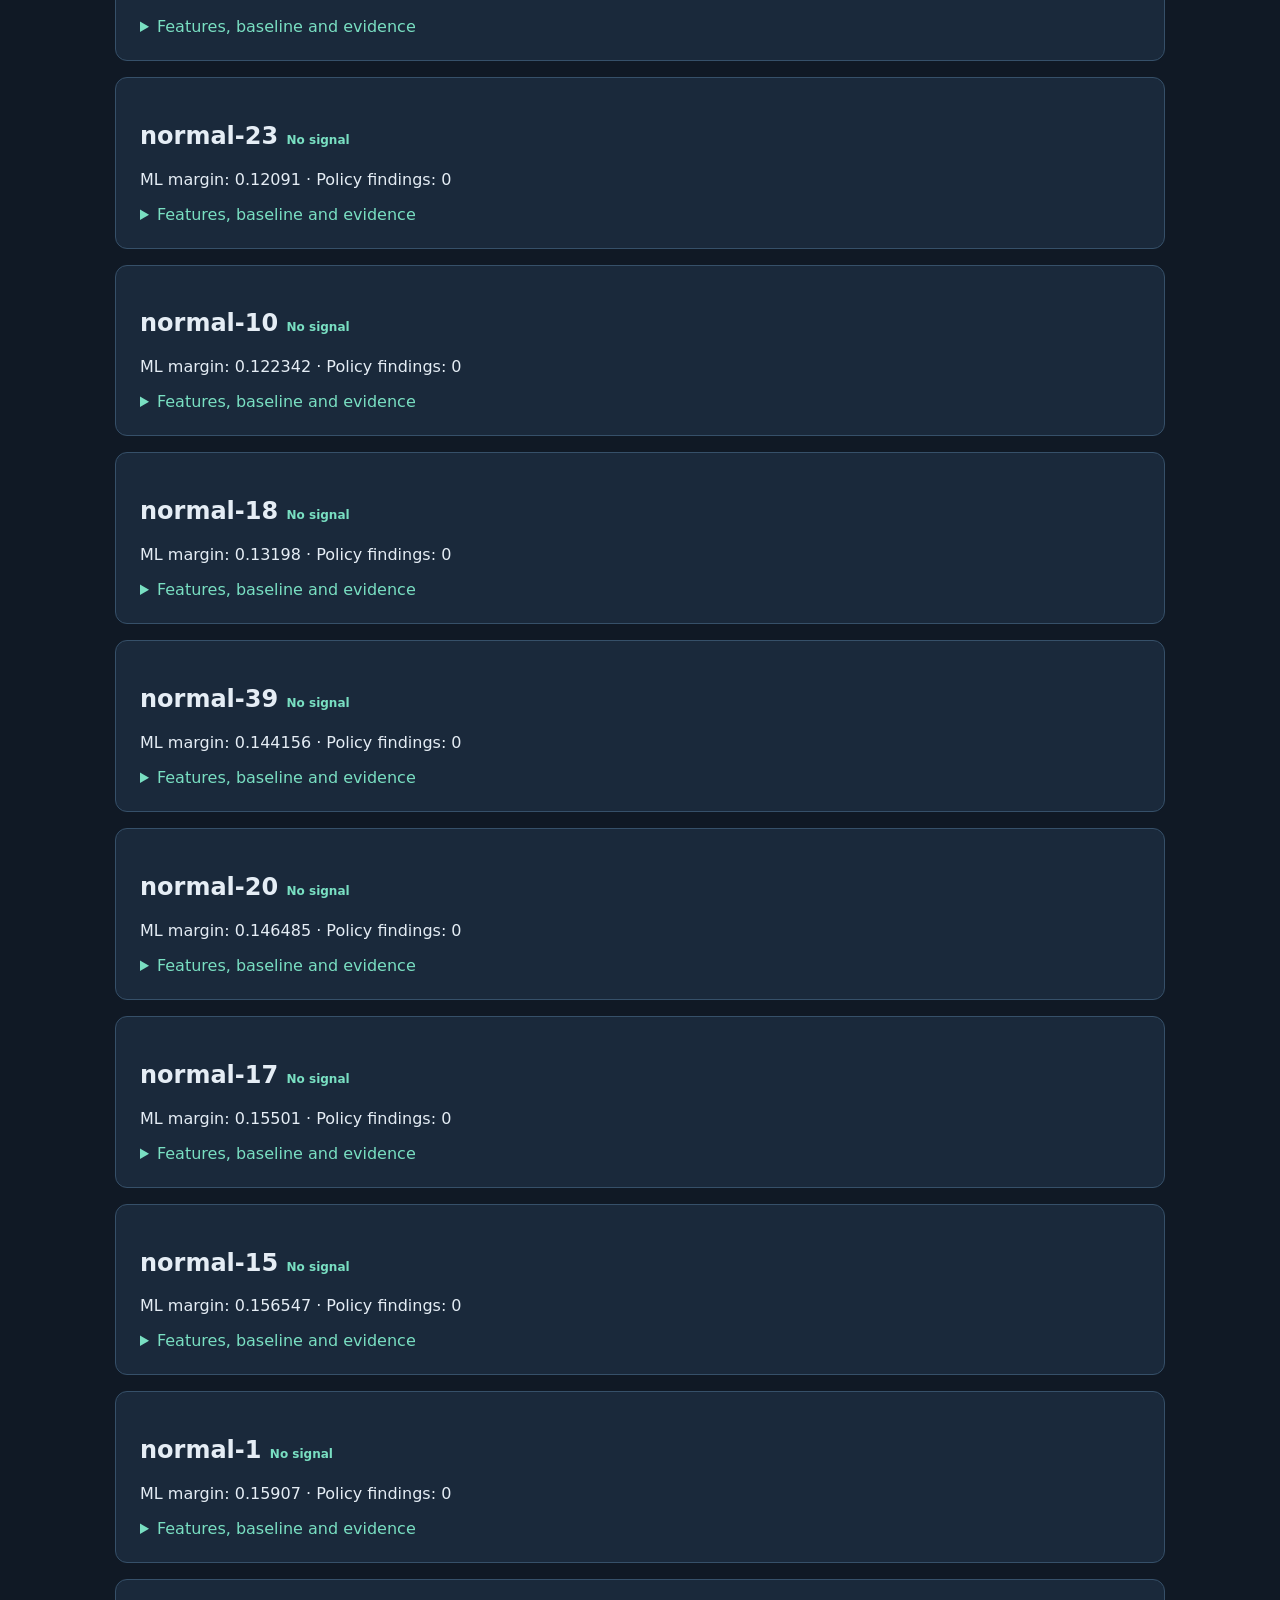
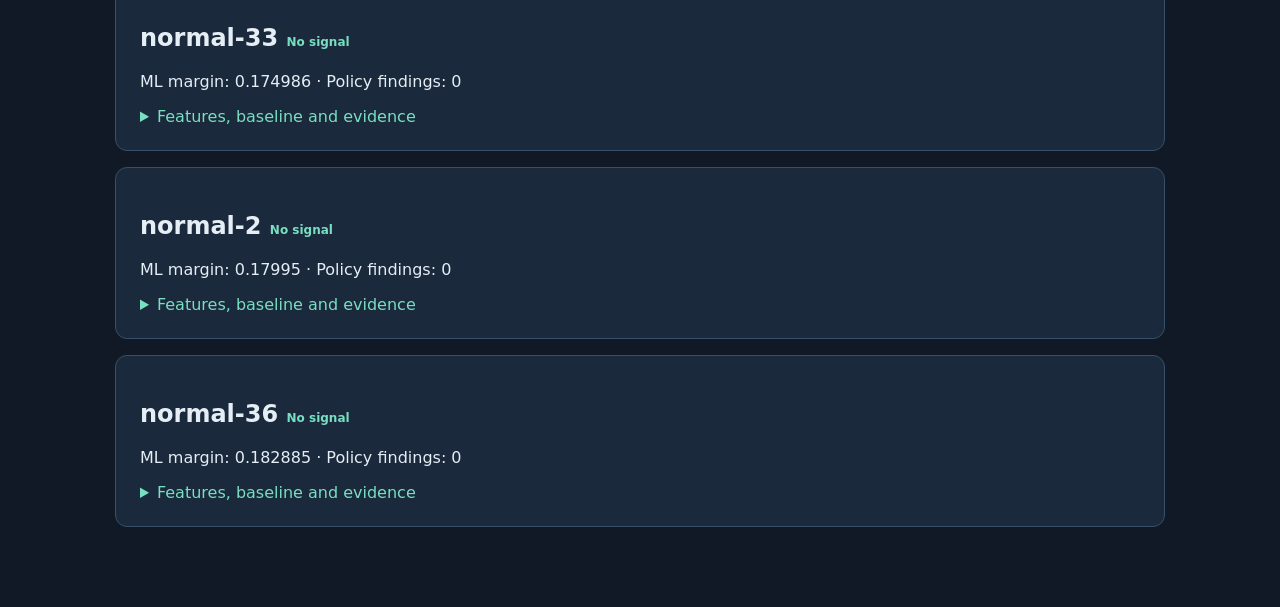
<file: reports/demo/report.html>
<!doctype html><html lang="en"><meta charset="utf-8"><meta name="viewport" content="width=device-width,initial-scale=1"><meta http-equiv="Content-Security-Policy" content="default-src 'none'; style-src 'unsafe-inline'; base-uri 'none'; form-action 'none'"><title>AgentWatch AI | Review report</title><style>body{font:16px system-ui;background:#101925;color:#e5edf5;max-width:1050px;margin:40px auto;padding:24px}h1{font-size:44px}small{font-size:12px;color:#79dfc2}article{background:#1a293b;border:1px solid #365069;padding:24px;margin:16px 0;border-radius:12px}table{width:100%;text-align:left}td,th{padding:8px}pre,p{overflow-wrap:anywhere;white-space:pre-wrap}summary{cursor:pointer;color:#79dfc2}</style><h1>AgentWatch AI</h1><p>Read-only agent security triage · 44 sessions · 200 baseline sessions</p><p>Negative margins indicate unusual behavior, not attack probability. Human review required. Rules and ML are independent.</p><p>Input provenance is not verified by this tool. Bundled examples are synthetic; results do not establish production accuracy.</p><article><h2>external-sensitive-transfer <small>REVIEW</small></h2><p>ML margin: -0.206502 · Policy findings: 4</p><details><summary>Features, baseline and evidence</summary><table><tr><th>Feature</th><th>Observed</th><th>Baseline median</th></tr><tr><td>calls</td><td>4</td><td>7.0</td></tr><tr><td>bytes_sent</td><td>200000</td><td>1832.5</td></tr><tr><td>external_calls</td><td>4</td><td>0.0</td></tr><tr><td>sensitive_calls</td><td>4</td><td>0.0</td></tr><tr><td>write_calls</td><td>0</td><td>0.0</td></tr><tr><td>unique_tools</td><td>1</td><td>3.0</td></tr></table><pre>[
  {
    &quot;event_id&quot;: &quot;external-sensitive-transfer-0&quot;,
    &quot;line&quot;: 333,
    &quot;rules&quot;: [
      &quot;UNAPPROVED_DESTINATION&quot;,
      &quot;SENSITIVE_EXTERNAL_TRANSFER&quot;
    ]
  },
  {
    &quot;event_id&quot;: &quot;external-sensitive-transfer-1&quot;,
    &quot;line&quot;: 334,
    &quot;rules&quot;: [
      &quot;UNAPPROVED_DESTINATION&quot;,
      &quot;SENSITIVE_EXTERNAL_TRANSFER&quot;
    ]
  },
  {
    &quot;event_id&quot;: &quot;external-sensitive-transfer-2&quot;,
    &quot;line&quot;: 335,
    &quot;rules&quot;: [
      &quot;UNAPPROVED_DESTINATION&quot;,
      &quot;SENSITIVE_EXTERNAL_TRANSFER&quot;
    ]
  },
  {
    &quot;event_id&quot;: &quot;external-sensitive-transfer-3&quot;,
    &quot;line&quot;: 336,
    &quot;rules&quot;: [
      &quot;UNAPPROVED_DESTINATION&quot;,
      &quot;SENSITIVE_EXTERNAL_TRANSFER&quot;
    ]
  }
]</pre><p>Evidence IDs: external-sensitive-transfer-0, external-sensitive-transfer-1, external-sensitive-transfer-2, external-sensitive-transfer-3</p></details></article><article><h2>high-volume-approved <small>REVIEW</small></h2><p>ML margin: -0.188817 · Policy findings: 0</p><details><summary>Features, baseline and evidence</summary><table><tr><th>Feature</th><th>Observed</th><th>Baseline median</th></tr><tr><td>calls</td><td>100</td><td>7.0</td></tr><tr><td>bytes_sent</td><td>3000000</td><td>1832.5</td></tr><tr><td>external_calls</td><td>0</td><td>0.0</td></tr><tr><td>sensitive_calls</td><td>0</td><td>0.0</td></tr><tr><td>write_calls</td><td>0</td><td>0.0</td></tr><tr><td>unique_tools</td><td>1</td><td>3.0</td></tr></table><pre>[]</pre><p>Evidence IDs: high-volume-approved-0, high-volume-approved-1, high-volume-approved-2, high-volume-approved-3, high-volume-approved-4, high-volume-approved-5, high-volume-approved-6, high-volume-approved-7, high-volume-approved-8, high-volume-approved-9, high-volume-approved-10, high-volume-approved-11, high-volume-approved-12, high-volume-approved-13, high-volume-approved-14, high-volume-approved-15, high-volume-approved-16, high-volume-approved-17, high-volume-approved-18, high-volume-approved-19, high-volume-approved-20, high-volume-approved-21, high-volume-approved-22, high-volume-approved-23, high-volume-approved-24, high-volume-approved-25, high-volume-approved-26, high-volume-approved-27, high-volume-approved-28, high-volume-approved-29, high-volume-approved-30, high-volume-approved-31, high-volume-approved-32, high-volume-approved-33, high-volume-approved-34, high-volume-approved-35, high-volume-approved-36, high-volume-approved-37, high-volume-approved-38, high-volume-approved-39, high-volume-approved-40, high-volume-approved-41, high-volume-approved-42, high-volume-approved-43, high-volume-approved-44, high-volume-approved-45, high-volume-approved-46, high-volume-approved-47, high-volume-approved-48, high-volume-approved-49, high-volume-approved-50, high-volume-approved-51, high-volume-approved-52, high-volume-approved-53, high-volume-approved-54, high-volume-approved-55, high-volume-approved-56, high-volume-approved-57, high-volume-approved-58, high-volume-approved-59, high-volume-approved-60, high-volume-approved-61, high-volume-approved-62, high-volume-approved-63, high-volume-approved-64, high-volume-approved-65, high-volume-approved-66, high-volume-approved-67, high-volume-approved-68, high-volume-approved-69, high-volume-approved-70, high-volume-approved-71, high-volume-approved-72, high-volume-approved-73, high-volume-approved-74, high-volume-approved-75, high-volume-approved-76, high-volume-approved-77, high-volume-approved-78, high-volume-approved-79, high-volume-approved-80, high-volume-approved-81, high-volume-approved-82, high-volume-approved-83, high-volume-approved-84, high-volume-approved-85, high-volume-approved-86, high-volume-approved-87, high-volume-approved-88, high-volume-approved-89, high-volume-approved-90, high-volume-approved-91, high-volume-approved-92, high-volume-approved-93, high-volume-approved-94, high-volume-approved-95, high-volume-approved-96, high-volume-approved-97, high-volume-approved-98, high-volume-approved-99</p></details></article><article><h2>unapproved-shell <small>REVIEW</small></h2><p>ML margin: -0.18505 · Policy findings: 3</p><details><summary>Features, baseline and evidence</summary><table><tr><th>Feature</th><th>Observed</th><th>Baseline median</th></tr><tr><td>calls</td><td>3</td><td>7.0</td></tr><tr><td>bytes_sent</td><td>0</td><td>1832.5</td></tr><tr><td>external_calls</td><td>0</td><td>0.0</td></tr><tr><td>sensitive_calls</td><td>0</td><td>0.0</td></tr><tr><td>write_calls</td><td>3</td><td>0.0</td></tr><tr><td>unique_tools</td><td>1</td><td>3.0</td></tr></table><pre>[
  {
    &quot;event_id&quot;: &quot;unapproved-shell-0&quot;,
    &quot;line&quot;: 337,
    &quot;rules&quot;: [
      &quot;ACTION_WITHOUT_APPROVAL&quot;
    ]
  },
  {
    &quot;event_id&quot;: &quot;unapproved-shell-1&quot;,
    &quot;line&quot;: 338,
    &quot;rules&quot;: [
      &quot;ACTION_WITHOUT_APPROVAL&quot;
    ]
  },
  {
    &quot;event_id&quot;: &quot;unapproved-shell-2&quot;,
    &quot;line&quot;: 339,
    &quot;rules&quot;: [
      &quot;ACTION_WITHOUT_APPROVAL&quot;
    ]
  }
]</pre><p>Evidence IDs: unapproved-shell-0, unapproved-shell-1, unapproved-shell-2</p></details></article><article><h2>normal-16 <small>REVIEW</small></h2><p>ML margin: -0.072791 · Policy findings: 0</p><details><summary>Features, baseline and evidence</summary><table><tr><th>Feature</th><th>Observed</th><th>Baseline median</th></tr><tr><td>calls</td><td>12</td><td>7.0</td></tr><tr><td>bytes_sent</td><td>3483</td><td>1832.5</td></tr><tr><td>external_calls</td><td>0</td><td>0.0</td></tr><tr><td>sensitive_calls</td><td>0</td><td>0.0</td></tr><tr><td>write_calls</td><td>0</td><td>0.0</td></tr><tr><td>unique_tools</td><td>2</td><td>3.0</td></tr></table><pre>[]</pre><p>Evidence IDs: normal-16-0, normal-16-1, normal-16-2, normal-16-3, normal-16-4, normal-16-5, normal-16-6, normal-16-7, normal-16-8, normal-16-9, normal-16-10, normal-16-11</p></details></article><article><h2>normal-28 <small>REVIEW</small></h2><p>ML margin: -0.064284 · Policy findings: 0</p><details><summary>Features, baseline and evidence</summary><table><tr><th>Feature</th><th>Observed</th><th>Baseline median</th></tr><tr><td>calls</td><td>3</td><td>7.0</td></tr><tr><td>bytes_sent</td><td>518</td><td>1832.5</td></tr><tr><td>external_calls</td><td>0</td><td>0.0</td></tr><tr><td>sensitive_calls</td><td>0</td><td>0.0</td></tr><tr><td>write_calls</td><td>0</td><td>0.0</td></tr><tr><td>unique_tools</td><td>3</td><td>3.0</td></tr></table><pre>[]</pre><p>Evidence IDs: normal-28-0, normal-28-1, normal-28-2</p></details></article><article><h2>normal-26 <small>REVIEW</small></h2><p>ML margin: -0.018504 · Policy findings: 0</p><details><summary>Features, baseline and evidence</summary><table><tr><th>Feature</th><th>Observed</th><th>Baseline median</th></tr><tr><td>calls</td><td>4</td><td>7.0</td></tr><tr><td>bytes_sent</td><td>520</td><td>1832.5</td></tr><tr><td>external_calls</td><td>0</td><td>0.0</td></tr><tr><td>sensitive_calls</td><td>0</td><td>0.0</td></tr><tr><td>write_calls</td><td>0</td><td>0.0</td></tr><tr><td>unique_tools</td><td>2</td><td>3.0</td></tr></table><pre>[]</pre><p>Evidence IDs: normal-26-0, normal-26-1, normal-26-2, normal-26-3</p></details></article><article><h2>normal-12 <small>REVIEW</small></h2><p>ML margin: -0.006251 · Policy findings: 0</p><details><summary>Features, baseline and evidence</summary><table><tr><th>Feature</th><th>Observed</th><th>Baseline median</th></tr><tr><td>calls</td><td>3</td><td>7.0</td></tr><tr><td>bytes_sent</td><td>782</td><td>1832.5</td></tr><tr><td>external_calls</td><td>0</td><td>0.0</td></tr><tr><td>sensitive_calls</td><td>0</td><td>0.0</td></tr><tr><td>write_calls</td><td>0</td><td>0.0</td></tr><tr><td>unique_tools</td><td>3</td><td>3.0</td></tr></table><pre>[]</pre><p>Evidence IDs: normal-12-0, normal-12-1, normal-12-2</p></details></article><article><h2>normal-38 <small>REVIEW</small></h2><p>ML margin: -0.002321 · Policy findings: 0</p><details><summary>Features, baseline and evidence</summary><table><tr><th>Feature</th><th>Observed</th><th>Baseline median</th></tr><tr><td>calls</td><td>3</td><td>7.0</td></tr><tr><td>bytes_sent</td><td>738</td><td>1832.5</td></tr><tr><td>external_calls</td><td>0</td><td>0.0</td></tr><tr><td>sensitive_calls</td><td>0</td><td>0.0</td></tr><tr><td>write_calls</td><td>0</td><td>0.0</td></tr><tr><td>unique_tools</td><td>3</td><td>3.0</td></tr></table><pre>[]</pre><p>Evidence IDs: normal-38-0, normal-38-1, normal-38-2</p></details></article><article><h2>lookalike-host <small>REVIEW</small></h2><p>ML margin: 0.044777 · Policy findings: 3</p><details><summary>Features, baseline and evidence</summary><table><tr><th>Feature</th><th>Observed</th><th>Baseline median</th></tr><tr><td>calls</td><td>3</td><td>7.0</td></tr><tr><td>bytes_sent</td><td>627</td><td>1832.5</td></tr><tr><td>external_calls</td><td>3</td><td>0.0</td></tr><tr><td>sensitive_calls</td><td>0</td><td>0.0</td></tr><tr><td>write_calls</td><td>0</td><td>0.0</td></tr><tr><td>unique_tools</td><td>2</td><td>3.0</td></tr></table><pre>[
  {
    &quot;event_id&quot;: &quot;lookalike-host-0&quot;,
    &quot;line&quot;: 440,
    &quot;rules&quot;: [
      &quot;UNAPPROVED_DESTINATION&quot;
    ]
  },
  {
    &quot;event_id&quot;: &quot;lookalike-host-1&quot;,
    &quot;line&quot;: 441,
    &quot;rules&quot;: [
      &quot;UNAPPROVED_DESTINATION&quot;
    ]
  },
  {
    &quot;event_id&quot;: &quot;lookalike-host-2&quot;,
    &quot;line&quot;: 442,
    &quot;rules&quot;: [
      &quot;UNAPPROVED_DESTINATION&quot;
    ]
  }
]</pre><p>Evidence IDs: lookalike-host-0, lookalike-host-1, lookalike-host-2</p></details></article><article><h2>normal-9 <small>No signal</small></h2><p>ML margin: 0.013515 · Policy findings: 0</p><details><summary>Features, baseline and evidence</summary><table><tr><th>Feature</th><th>Observed</th><th>Baseline median</th></tr><tr><td>calls</td><td>9</td><td>7.0</td></tr><tr><td>bytes_sent</td><td>2009</td><td>1832.5</td></tr><tr><td>external_calls</td><td>0</td><td>0.0</td></tr><tr><td>sensitive_calls</td><td>0</td><td>0.0</td></tr><tr><td>write_calls</td><td>0</td><td>0.0</td></tr><tr><td>unique_tools</td><td>2</td><td>3.0</td></tr></table><pre>[]</pre><p>Evidence IDs: normal-9-0, normal-9-1, normal-9-2, normal-9-3, normal-9-4, normal-9-5, normal-9-6, normal-9-7, normal-9-8</p></details></article><article><h2>normal-35 <small>No signal</small></h2><p>ML margin: 0.025483 · Policy findings: 0</p><details><summary>Features, baseline and evidence</summary><table><tr><th>Feature</th><th>Observed</th><th>Baseline median</th></tr><tr><td>calls</td><td>5</td><td>7.0</td></tr><tr><td>bytes_sent</td><td>732</td><td>1832.5</td></tr><tr><td>external_calls</td><td>0</td><td>0.0</td></tr><tr><td>sensitive_calls</td><td>0</td><td>0.0</td></tr><tr><td>write_calls</td><td>0</td><td>0.0</td></tr><tr><td>unique_tools</td><td>3</td><td>3.0</td></tr></table><pre>[]</pre><p>Evidence IDs: normal-35-0, normal-35-1, normal-35-2, normal-35-3, normal-35-4</p></details></article><article><h2>normal-25 <small>No signal</small></h2><p>ML margin: 0.037071 · Policy findings: 0</p><details><summary>Features, baseline and evidence</summary><table><tr><th>Feature</th><th>Observed</th><th>Baseline median</th></tr><tr><td>calls</td><td>7</td><td>7.0</td></tr><tr><td>bytes_sent</td><td>2089</td><td>1832.5</td></tr><tr><td>external_calls</td><td>0</td><td>0.0</td></tr><tr><td>sensitive_calls</td><td>0</td><td>0.0</td></tr><tr><td>write_calls</td><td>0</td><td>0.0</td></tr><tr><td>unique_tools</td><td>2</td><td>3.0</td></tr></table><pre>[]</pre><p>Evidence IDs: normal-25-0, normal-25-1, normal-25-2, normal-25-3, normal-25-4, normal-25-5, normal-25-6</p></details></article><article><h2>normal-19 <small>No signal</small></h2><p>ML margin: 0.041599 · Policy findings: 0</p><details><summary>Features, baseline and evidence</summary><table><tr><th>Feature</th><th>Observed</th><th>Baseline median</th></tr><tr><td>calls</td><td>6</td><td>7.0</td></tr><tr><td>bytes_sent</td><td>926</td><td>1832.5</td></tr><tr><td>external_calls</td><td>0</td><td>0.0</td></tr><tr><td>sensitive_calls</td><td>0</td><td>0.0</td></tr><tr><td>write_calls</td><td>0</td><td>0.0</td></tr><tr><td>unique_tools</td><td>3</td><td>3.0</td></tr></table><pre>[]</pre><p>Evidence IDs: normal-19-0, normal-19-1, normal-19-2, normal-19-3, normal-19-4, normal-19-5</p></details></article><article><h2>normal-27 <small>No signal</small></h2><p>ML margin: 0.047637 · Policy findings: 0</p><details><summary>Features, baseline and evidence</summary><table><tr><th>Feature</th><th>Observed</th><th>Baseline median</th></tr><tr><td>calls</td><td>10</td><td>7.0</td></tr><tr><td>bytes_sent</td><td>3554</td><td>1832.5</td></tr><tr><td>external_calls</td><td>0</td><td>0.0</td></tr><tr><td>sensitive_calls</td><td>0</td><td>0.0</td></tr><tr><td>write_calls</td><td>0</td><td>0.0</td></tr><tr><td>unique_tools</td><td>3</td><td>3.0</td></tr></table><pre>[]</pre><p>Evidence IDs: normal-27-0, normal-27-1, normal-27-2, normal-27-3, normal-27-4, normal-27-5, normal-27-6, normal-27-7, normal-27-8, normal-27-9</p></details></article><article><h2>normal-29 <small>No signal</small></h2><p>ML margin: 0.051771 · Policy findings: 0</p><details><summary>Features, baseline and evidence</summary><table><tr><th>Feature</th><th>Observed</th><th>Baseline median</th></tr><tr><td>calls</td><td>7</td><td>7.0</td></tr><tr><td>bytes_sent</td><td>1495</td><td>1832.5</td></tr><tr><td>external_calls</td><td>0</td><td>0.0</td></tr><tr><td>sensitive_calls</td><td>0</td><td>0.0</td></tr><tr><td>write_calls</td><td>0</td><td>0.0</td></tr><tr><td>unique_tools</td><td>2</td><td>3.0</td></tr></table><pre>[]</pre><p>Evidence IDs: normal-29-0, normal-29-1, normal-29-2, normal-29-3, normal-29-4, normal-29-5, normal-29-6</p></details></article><article><h2>normal-21 <small>No signal</small></h2><p>ML margin: 0.063789 · Policy findings: 0</p><details><summary>Features, baseline and evidence</summary><table><tr><th>Feature</th><th>Observed</th><th>Baseline median</th></tr><tr><td>calls</td><td>12</td><td>7.0</td></tr><tr><td>bytes_sent</td><td>2366</td><td>1832.5</td></tr><tr><td>external_calls</td><td>0</td><td>0.0</td></tr><tr><td>sensitive_calls</td><td>0</td><td>0.0</td></tr><tr><td>write_calls</td><td>0</td><td>0.0</td></tr><tr><td>unique_tools</td><td>3</td><td>3.0</td></tr></table><pre>[]</pre><p>Evidence IDs: normal-21-0, normal-21-1, normal-21-2, normal-21-3, normal-21-4, normal-21-5, normal-21-6, normal-21-7, normal-21-8, normal-21-9, normal-21-10, normal-21-11</p></details></article><article><h2>normal-32 <small>No signal</small></h2><p>ML margin: 0.063883 · Policy findings: 0</p><details><summary>Features, baseline and evidence</summary><table><tr><th>Feature</th><th>Observed</th><th>Baseline median</th></tr><tr><td>calls</td><td>3</td><td>7.0</td></tr><tr><td>bytes_sent</td><td>695</td><td>1832.5</td></tr><tr><td>external_calls</td><td>0</td><td>0.0</td></tr><tr><td>sensitive_calls</td><td>0</td><td>0.0</td></tr><tr><td>write_calls</td><td>0</td><td>0.0</td></tr><tr><td>unique_tools</td><td>2</td><td>3.0</td></tr></table><pre>[]</pre><p>Evidence IDs: normal-32-0, normal-32-1, normal-32-2</p></details></article><article><h2>normal-5 <small>No signal</small></h2><p>ML margin: 0.067788 · Policy findings: 0</p><details><summary>Features, baseline and evidence</summary><table><tr><th>Feature</th><th>Observed</th><th>Baseline median</th></tr><tr><td>calls</td><td>12</td><td>7.0</td></tr><tr><td>bytes_sent</td><td>2917</td><td>1832.5</td></tr><tr><td>external_calls</td><td>0</td><td>0.0</td></tr><tr><td>sensitive_calls</td><td>0</td><td>0.0</td></tr><tr><td>write_calls</td><td>0</td><td>0.0</td></tr><tr><td>unique_tools</td><td>3</td><td>3.0</td></tr></table><pre>[]</pre><p>Evidence IDs: normal-5-0, normal-5-1, normal-5-2, normal-5-3, normal-5-4, normal-5-5, normal-5-6, normal-5-7, normal-5-8, normal-5-9, normal-5-10, normal-5-11</p></details></article><article><h2>normal-34 <small>No signal</small></h2><p>ML margin: 0.068375 · Policy findings: 0</p><details><summary>Features, baseline and evidence</summary><table><tr><th>Feature</th><th>Observed</th><th>Baseline median</th></tr><tr><td>calls</td><td>7</td><td>7.0</td></tr><tr><td>bytes_sent</td><td>2566</td><td>1832.5</td></tr><tr><td>external_calls</td><td>0</td><td>0.0</td></tr><tr><td>sensitive_calls</td><td>0</td><td>0.0</td></tr><tr><td>write_calls</td><td>0</td><td>0.0</td></tr><tr><td>unique_tools</td><td>3</td><td>3.0</td></tr></table><pre>[]</pre><p>Evidence IDs: normal-34-0, normal-34-1, normal-34-2, normal-34-3, normal-34-4, normal-34-5, normal-34-6</p></details></article><article><h2>normal-4 <small>No signal</small></h2><p>ML margin: 0.069123 · Policy findings: 0</p><details><summary>Features, baseline and evidence</summary><table><tr><th>Feature</th><th>Observed</th><th>Baseline median</th></tr><tr><td>calls</td><td>12</td><td>7.0</td></tr><tr><td>bytes_sent</td><td>3689</td><td>1832.5</td></tr><tr><td>external_calls</td><td>0</td><td>0.0</td></tr><tr><td>sensitive_calls</td><td>0</td><td>0.0</td></tr><tr><td>write_calls</td><td>0</td><td>0.0</td></tr><tr><td>unique_tools</td><td>3</td><td>3.0</td></tr></table><pre>[]</pre><p>Evidence IDs: normal-4-0, normal-4-1, normal-4-2, normal-4-3, normal-4-4, normal-4-5, normal-4-6, normal-4-7, normal-4-8, normal-4-9, normal-4-10, normal-4-11</p></details></article><article><h2>normal-30 <small>No signal</small></h2><p>ML margin: 0.069125 · Policy findings: 0</p><details><summary>Features, baseline and evidence</summary><table><tr><th>Feature</th><th>Observed</th><th>Baseline median</th></tr><tr><td>calls</td><td>4</td><td>7.0</td></tr><tr><td>bytes_sent</td><td>841</td><td>1832.5</td></tr><tr><td>external_calls</td><td>0</td><td>0.0</td></tr><tr><td>sensitive_calls</td><td>0</td><td>0.0</td></tr><tr><td>write_calls</td><td>0</td><td>0.0</td></tr><tr><td>unique_tools</td><td>2</td><td>3.0</td></tr></table><pre>[]</pre><p>Evidence IDs: normal-30-0, normal-30-1, normal-30-2, normal-30-3</p></details></article><article><h2>normal-31 <small>No signal</small></h2><p>ML margin: 0.070983 · Policy findings: 0</p><details><summary>Features, baseline and evidence</summary><table><tr><th>Feature</th><th>Observed</th><th>Baseline median</th></tr><tr><td>calls</td><td>12</td><td>7.0</td></tr><tr><td>bytes_sent</td><td>2479</td><td>1832.5</td></tr><tr><td>external_calls</td><td>0</td><td>0.0</td></tr><tr><td>sensitive_calls</td><td>0</td><td>0.0</td></tr><tr><td>write_calls</td><td>0</td><td>0.0</td></tr><tr><td>unique_tools</td><td>3</td><td>3.0</td></tr></table><pre>[]</pre><p>Evidence IDs: normal-31-0, normal-31-1, normal-31-2, normal-31-3, normal-31-4, normal-31-5, normal-31-6, normal-31-7, normal-31-8, normal-31-9, normal-31-10, normal-31-11</p></details></article><article><h2>normal-11 <small>No signal</small></h2><p>ML margin: 0.081905 · Policy findings: 0</p><details><summary>Features, baseline and evidence</summary><table><tr><th>Feature</th><th>Observed</th><th>Baseline median</th></tr><tr><td>calls</td><td>11</td><td>7.0</td></tr><tr><td>bytes_sent</td><td>3016</td><td>1832.5</td></tr><tr><td>external_calls</td><td>0</td><td>0.0</td></tr><tr><td>sensitive_calls</td><td>0</td><td>0.0</td></tr><tr><td>write_calls</td><td>0</td><td>0.0</td></tr><tr><td>unique_tools</td><td>3</td><td>3.0</td></tr></table><pre>[]</pre><p>Evidence IDs: normal-11-0, normal-11-1, normal-11-2, normal-11-3, normal-11-4, normal-11-5, normal-11-6, normal-11-7, normal-11-8, normal-11-9, normal-11-10</p></details></article><article><h2>normal-13 <small>No signal</small></h2><p>ML margin: 0.082528 · Policy findings: 0</p><details><summary>Features, baseline and evidence</summary><table><tr><th>Feature</th><th>Observed</th><th>Baseline median</th></tr><tr><td>calls</td><td>10</td><td>7.0</td></tr><tr><td>bytes_sent</td><td>3221</td><td>1832.5</td></tr><tr><td>external_calls</td><td>0</td><td>0.0</td></tr><tr><td>sensitive_calls</td><td>0</td><td>0.0</td></tr><tr><td>write_calls</td><td>0</td><td>0.0</td></tr><tr><td>unique_tools</td><td>3</td><td>3.0</td></tr></table><pre>[]</pre><p>Evidence IDs: normal-13-0, normal-13-1, normal-13-2, normal-13-3, normal-13-4, normal-13-5, normal-13-6, normal-13-7, normal-13-8, normal-13-9</p></details></article><article><h2>normal-6 <small>No signal</small></h2><p>ML margin: 0.085038 · Policy findings: 0</p><details><summary>Features, baseline and evidence</summary><table><tr><th>Feature</th><th>Observed</th><th>Baseline median</th></tr><tr><td>calls</td><td>8</td><td>7.0</td></tr><tr><td>bytes_sent</td><td>1407</td><td>1832.5</td></tr><tr><td>external_calls</td><td>0</td><td>0.0</td></tr><tr><td>sensitive_calls</td><td>0</td><td>0.0</td></tr><tr><td>write_calls</td><td>0</td><td>0.0</td></tr><tr><td>unique_tools</td><td>3</td><td>3.0</td></tr></table><pre>[]</pre><p>Evidence IDs: normal-6-0, normal-6-1, normal-6-2, normal-6-3, normal-6-4, normal-6-5, normal-6-6, normal-6-7</p></details></article><article><h2>normal-0 <small>No signal</small></h2><p>ML margin: 0.08915 · Policy findings: 0</p><details><summary>Features, baseline and evidence</summary><table><tr><th>Feature</th><th>Observed</th><th>Baseline median</th></tr><tr><td>calls</td><td>12</td><td>7.0</td></tr><tr><td>bytes_sent</td><td>2733</td><td>1832.5</td></tr><tr><td>external_calls</td><td>0</td><td>0.0</td></tr><tr><td>sensitive_calls</td><td>0</td><td>0.0</td></tr><tr><td>write_calls</td><td>0</td><td>0.0</td></tr><tr><td>unique_tools</td><td>3</td><td>3.0</td></tr></table><pre>[]</pre><p>Evidence IDs: normal-0-0, normal-0-1, normal-0-2, normal-0-3, normal-0-4, normal-0-5, normal-0-6, normal-0-7, normal-0-8, normal-0-9, normal-0-10, normal-0-11</p></details></article><article><h2>normal-37 <small>No signal</small></h2><p>ML margin: 0.103202 · Policy findings: 0</p><details><summary>Features, baseline and evidence</summary><table><tr><th>Feature</th><th>Observed</th><th>Baseline median</th></tr><tr><td>calls</td><td>11</td><td>7.0</td></tr><tr><td>bytes_sent</td><td>2847</td><td>1832.5</td></tr><tr><td>external_calls</td><td>0</td><td>0.0</td></tr><tr><td>sensitive_calls</td><td>0</td><td>0.0</td></tr><tr><td>write_calls</td><td>0</td><td>0.0</td></tr><tr><td>unique_tools</td><td>3</td><td>3.0</td></tr></table><pre>[]</pre><p>Evidence IDs: normal-37-0, normal-37-1, normal-37-2, normal-37-3, normal-37-4, normal-37-5, normal-37-6, normal-37-7, normal-37-8, normal-37-9, normal-37-10</p></details></article><article><h2>normal-24 <small>No signal</small></h2><p>ML margin: 0.103824 · Policy findings: 0</p><details><summary>Features, baseline and evidence</summary><table><tr><th>Feature</th><th>Observed</th><th>Baseline median</th></tr><tr><td>calls</td><td>6</td><td>7.0</td></tr><tr><td>bytes_sent</td><td>1363</td><td>1832.5</td></tr><tr><td>external_calls</td><td>0</td><td>0.0</td></tr><tr><td>sensitive_calls</td><td>0</td><td>0.0</td></tr><tr><td>write_calls</td><td>0</td><td>0.0</td></tr><tr><td>unique_tools</td><td>3</td><td>3.0</td></tr></table><pre>[]</pre><p>Evidence IDs: normal-24-0, normal-24-1, normal-24-2, normal-24-3, normal-24-4, normal-24-5</p></details></article><article><h2>normal-7 <small>No signal</small></h2><p>ML margin: 0.104598 · Policy findings: 0</p><details><summary>Features, baseline and evidence</summary><table><tr><th>Feature</th><th>Observed</th><th>Baseline median</th></tr><tr><td>calls</td><td>11</td><td>7.0</td></tr><tr><td>bytes_sent</td><td>2835</td><td>1832.5</td></tr><tr><td>external_calls</td><td>0</td><td>0.0</td></tr><tr><td>sensitive_calls</td><td>0</td><td>0.0</td></tr><tr><td>write_calls</td><td>0</td><td>0.0</td></tr><tr><td>unique_tools</td><td>3</td><td>3.0</td></tr></table><pre>[]</pre><p>Evidence IDs: normal-7-0, normal-7-1, normal-7-2, normal-7-3, normal-7-4, normal-7-5, normal-7-6, normal-7-7, normal-7-8, normal-7-9, normal-7-10</p></details></article><article><h2>normal-14 <small>No signal</small></h2><p>ML margin: 0.106066 · Policy findings: 0</p><details><summary>Features, baseline and evidence</summary><table><tr><th>Feature</th><th>Observed</th><th>Baseline median</th></tr><tr><td>calls</td><td>7</td><td>7.0</td></tr><tr><td>bytes_sent</td><td>2208</td><td>1832.5</td></tr><tr><td>external_calls</td><td>0</td><td>0.0</td></tr><tr><td>sensitive_calls</td><td>0</td><td>0.0</td></tr><tr><td>write_calls</td><td>0</td><td>0.0</td></tr><tr><td>unique_tools</td><td>3</td><td>3.0</td></tr></table><pre>[]</pre><p>Evidence IDs: normal-14-0, normal-14-1, normal-14-2, normal-14-3, normal-14-4, normal-14-5, normal-14-6</p></details></article><article><h2>normal-8 <small>No signal</small></h2><p>ML margin: 0.112002 · Policy findings: 0</p><details><summary>Features, baseline and evidence</summary><table><tr><th>Feature</th><th>Observed</th><th>Baseline median</th></tr><tr><td>calls</td><td>6</td><td>7.0</td></tr><tr><td>bytes_sent</td><td>1424</td><td>1832.5</td></tr><tr><td>external_calls</td><td>0</td><td>0.0</td></tr><tr><td>sensitive_calls</td><td>0</td><td>0.0</td></tr><tr><td>write_calls</td><td>0</td><td>0.0</td></tr><tr><td>unique_tools</td><td>3</td><td>3.0</td></tr></table><pre>[]</pre><p>Evidence IDs: normal-8-0, normal-8-1, normal-8-2, normal-8-3, normal-8-4, normal-8-5</p></details></article><article><h2>normal-22 <small>No signal</small></h2><p>ML margin: 0.114681 · Policy findings: 0</p><details><summary>Features, baseline and evidence</summary><table><tr><th>Feature</th><th>Observed</th><th>Baseline median</th></tr><tr><td>calls</td><td>9</td><td>7.0</td></tr><tr><td>bytes_sent</td><td>3007</td><td>1832.5</td></tr><tr><td>external_calls</td><td>0</td><td>0.0</td></tr><tr><td>sensitive_calls</td><td>0</td><td>0.0</td></tr><tr><td>write_calls</td><td>0</td><td>0.0</td></tr><tr><td>unique_tools</td><td>3</td><td>3.0</td></tr></table><pre>[]</pre><p>Evidence IDs: normal-22-0, normal-22-1, normal-22-2, normal-22-3, normal-22-4, normal-22-5, normal-22-6, normal-22-7, normal-22-8</p></details></article><article><h2>normal-3 <small>No signal</small></h2><p>ML margin: 0.116515 · Policy findings: 0</p><details><summary>Features, baseline and evidence</summary><table><tr><th>Feature</th><th>Observed</th><th>Baseline median</th></tr><tr><td>calls</td><td>11</td><td>7.0</td></tr><tr><td>bytes_sent</td><td>2281</td><td>1832.5</td></tr><tr><td>external_calls</td><td>0</td><td>0.0</td></tr><tr><td>sensitive_calls</td><td>0</td><td>0.0</td></tr><tr><td>write_calls</td><td>0</td><td>0.0</td></tr><tr><td>unique_tools</td><td>3</td><td>3.0</td></tr></table><pre>[]</pre><p>Evidence IDs: normal-3-0, normal-3-1, normal-3-2, normal-3-3, normal-3-4, normal-3-5, normal-3-6, normal-3-7, normal-3-8, normal-3-9, normal-3-10</p></details></article><article><h2>normal-23 <small>No signal</small></h2><p>ML margin: 0.12091 · Policy findings: 0</p><details><summary>Features, baseline and evidence</summary><table><tr><th>Feature</th><th>Observed</th><th>Baseline median</th></tr><tr><td>calls</td><td>6</td><td>7.0</td></tr><tr><td>bytes_sent</td><td>1795</td><td>1832.5</td></tr><tr><td>external_calls</td><td>0</td><td>0.0</td></tr><tr><td>sensitive_calls</td><td>0</td><td>0.0</td></tr><tr><td>write_calls</td><td>0</td><td>0.0</td></tr><tr><td>unique_tools</td><td>3</td><td>3.0</td></tr></table><pre>[]</pre><p>Evidence IDs: normal-23-0, normal-23-1, normal-23-2, normal-23-3, normal-23-4, normal-23-5</p></details></article><article><h2>normal-10 <small>No signal</small></h2><p>ML margin: 0.122342 · Policy findings: 0</p><details><summary>Features, baseline and evidence</summary><table><tr><th>Feature</th><th>Observed</th><th>Baseline median</th></tr><tr><td>calls</td><td>6</td><td>7.0</td></tr><tr><td>bytes_sent</td><td>1686</td><td>1832.5</td></tr><tr><td>external_calls</td><td>0</td><td>0.0</td></tr><tr><td>sensitive_calls</td><td>0</td><td>0.0</td></tr><tr><td>write_calls</td><td>0</td><td>0.0</td></tr><tr><td>unique_tools</td><td>3</td><td>3.0</td></tr></table><pre>[]</pre><p>Evidence IDs: normal-10-0, normal-10-1, normal-10-2, normal-10-3, normal-10-4, normal-10-5</p></details></article><article><h2>normal-18 <small>No signal</small></h2><p>ML margin: 0.13198 · Policy findings: 0</p><details><summary>Features, baseline and evidence</summary><table><tr><th>Feature</th><th>Observed</th><th>Baseline median</th></tr><tr><td>calls</td><td>11</td><td>7.0</td></tr><tr><td>bytes_sent</td><td>2690</td><td>1832.5</td></tr><tr><td>external_calls</td><td>0</td><td>0.0</td></tr><tr><td>sensitive_calls</td><td>0</td><td>0.0</td></tr><tr><td>write_calls</td><td>0</td><td>0.0</td></tr><tr><td>unique_tools</td><td>3</td><td>3.0</td></tr></table><pre>[]</pre><p>Evidence IDs: normal-18-0, normal-18-1, normal-18-2, normal-18-3, normal-18-4, normal-18-5, normal-18-6, normal-18-7, normal-18-8, normal-18-9, normal-18-10</p></details></article><article><h2>normal-39 <small>No signal</small></h2><p>ML margin: 0.144156 · Policy findings: 0</p><details><summary>Features, baseline and evidence</summary><table><tr><th>Feature</th><th>Observed</th><th>Baseline median</th></tr><tr><td>calls</td><td>10</td><td>7.0</td></tr><tr><td>bytes_sent</td><td>2555</td><td>1832.5</td></tr><tr><td>external_calls</td><td>0</td><td>0.0</td></tr><tr><td>sensitive_calls</td><td>0</td><td>0.0</td></tr><tr><td>write_calls</td><td>0</td><td>0.0</td></tr><tr><td>unique_tools</td><td>3</td><td>3.0</td></tr></table><pre>[]</pre><p>Evidence IDs: normal-39-0, normal-39-1, normal-39-2, normal-39-3, normal-39-4, normal-39-5, normal-39-6, normal-39-7, normal-39-8, normal-39-9</p></details></article><article><h2>normal-20 <small>No signal</small></h2><p>ML margin: 0.146485 · Policy findings: 0</p><details><summary>Features, baseline and evidence</summary><table><tr><th>Feature</th><th>Observed</th><th>Baseline median</th></tr><tr><td>calls</td><td>10</td><td>7.0</td></tr><tr><td>bytes_sent</td><td>2532</td><td>1832.5</td></tr><tr><td>external_calls</td><td>0</td><td>0.0</td></tr><tr><td>sensitive_calls</td><td>0</td><td>0.0</td></tr><tr><td>write_calls</td><td>0</td><td>0.0</td></tr><tr><td>unique_tools</td><td>3</td><td>3.0</td></tr></table><pre>[]</pre><p>Evidence IDs: normal-20-0, normal-20-1, normal-20-2, normal-20-3, normal-20-4, normal-20-5, normal-20-6, normal-20-7, normal-20-8, normal-20-9</p></details></article><article><h2>normal-17 <small>No signal</small></h2><p>ML margin: 0.15501 · Policy findings: 0</p><details><summary>Features, baseline and evidence</summary><table><tr><th>Feature</th><th>Observed</th><th>Baseline median</th></tr><tr><td>calls</td><td>10</td><td>7.0</td></tr><tr><td>bytes_sent</td><td>2353</td><td>1832.5</td></tr><tr><td>external_calls</td><td>0</td><td>0.0</td></tr><tr><td>sensitive_calls</td><td>0</td><td>0.0</td></tr><tr><td>write_calls</td><td>0</td><td>0.0</td></tr><tr><td>unique_tools</td><td>3</td><td>3.0</td></tr></table><pre>[]</pre><p>Evidence IDs: normal-17-0, normal-17-1, normal-17-2, normal-17-3, normal-17-4, normal-17-5, normal-17-6, normal-17-7, normal-17-8, normal-17-9</p></details></article><article><h2>normal-15 <small>No signal</small></h2><p>ML margin: 0.156547 · Policy findings: 0</p><details><summary>Features, baseline and evidence</summary><table><tr><th>Feature</th><th>Observed</th><th>Baseline median</th></tr><tr><td>calls</td><td>10</td><td>7.0</td></tr><tr><td>bytes_sent</td><td>2382</td><td>1832.5</td></tr><tr><td>external_calls</td><td>0</td><td>0.0</td></tr><tr><td>sensitive_calls</td><td>0</td><td>0.0</td></tr><tr><td>write_calls</td><td>0</td><td>0.0</td></tr><tr><td>unique_tools</td><td>3</td><td>3.0</td></tr></table><pre>[]</pre><p>Evidence IDs: normal-15-0, normal-15-1, normal-15-2, normal-15-3, normal-15-4, normal-15-5, normal-15-6, normal-15-7, normal-15-8, normal-15-9</p></details></article><article><h2>normal-1 <small>No signal</small></h2><p>ML margin: 0.15907 · Policy findings: 0</p><details><summary>Features, baseline and evidence</summary><table><tr><th>Feature</th><th>Observed</th><th>Baseline median</th></tr><tr><td>calls</td><td>10</td><td>7.0</td></tr><tr><td>bytes_sent</td><td>2231</td><td>1832.5</td></tr><tr><td>external_calls</td><td>0</td><td>0.0</td></tr><tr><td>sensitive_calls</td><td>0</td><td>0.0</td></tr><tr><td>write_calls</td><td>0</td><td>0.0</td></tr><tr><td>unique_tools</td><td>3</td><td>3.0</td></tr></table><pre>[]</pre><p>Evidence IDs: normal-1-0, normal-1-1, normal-1-2, normal-1-3, normal-1-4, normal-1-5, normal-1-6, normal-1-7, normal-1-8, normal-1-9</p></details></article><article><h2>normal-33 <small>No signal</small></h2><p>ML margin: 0.174986 · Policy findings: 0</p><details><summary>Features, baseline and evidence</summary><table><tr><th>Feature</th><th>Observed</th><th>Baseline median</th></tr><tr><td>calls</td><td>9</td><td>7.0</td></tr><tr><td>bytes_sent</td><td>2492</td><td>1832.5</td></tr><tr><td>external_calls</td><td>0</td><td>0.0</td></tr><tr><td>sensitive_calls</td><td>0</td><td>0.0</td></tr><tr><td>write_calls</td><td>0</td><td>0.0</td></tr><tr><td>unique_tools</td><td>3</td><td>3.0</td></tr></table><pre>[]</pre><p>Evidence IDs: normal-33-0, normal-33-1, normal-33-2, normal-33-3, normal-33-4, normal-33-5, normal-33-6, normal-33-7, normal-33-8</p></details></article><article><h2>normal-2 <small>No signal</small></h2><p>ML margin: 0.17995 · Policy findings: 0</p><details><summary>Features, baseline and evidence</summary><table><tr><th>Feature</th><th>Observed</th><th>Baseline median</th></tr><tr><td>calls</td><td>8</td><td>7.0</td></tr><tr><td>bytes_sent</td><td>1948</td><td>1832.5</td></tr><tr><td>external_calls</td><td>0</td><td>0.0</td></tr><tr><td>sensitive_calls</td><td>0</td><td>0.0</td></tr><tr><td>write_calls</td><td>0</td><td>0.0</td></tr><tr><td>unique_tools</td><td>3</td><td>3.0</td></tr></table><pre>[]</pre><p>Evidence IDs: normal-2-0, normal-2-1, normal-2-2, normal-2-3, normal-2-4, normal-2-5, normal-2-6, normal-2-7</p></details></article><article><h2>normal-36 <small>No signal</small></h2><p>ML margin: 0.182885 · Policy findings: 0</p><details><summary>Features, baseline and evidence</summary><table><tr><th>Feature</th><th>Observed</th><th>Baseline median</th></tr><tr><td>calls</td><td>9</td><td>7.0</td></tr><tr><td>bytes_sent</td><td>2224</td><td>1832.5</td></tr><tr><td>external_calls</td><td>0</td><td>0.0</td></tr><tr><td>sensitive_calls</td><td>0</td><td>0.0</td></tr><tr><td>write_calls</td><td>0</td><td>0.0</td></tr><tr><td>unique_tools</td><td>3</td><td>3.0</td></tr></table><pre>[]</pre><p>Evidence IDs: normal-36-0, normal-36-1, normal-36-2, normal-36-3, normal-36-4, normal-36-5, normal-36-6, normal-36-7, normal-36-8</p></details></article></html>
</file>
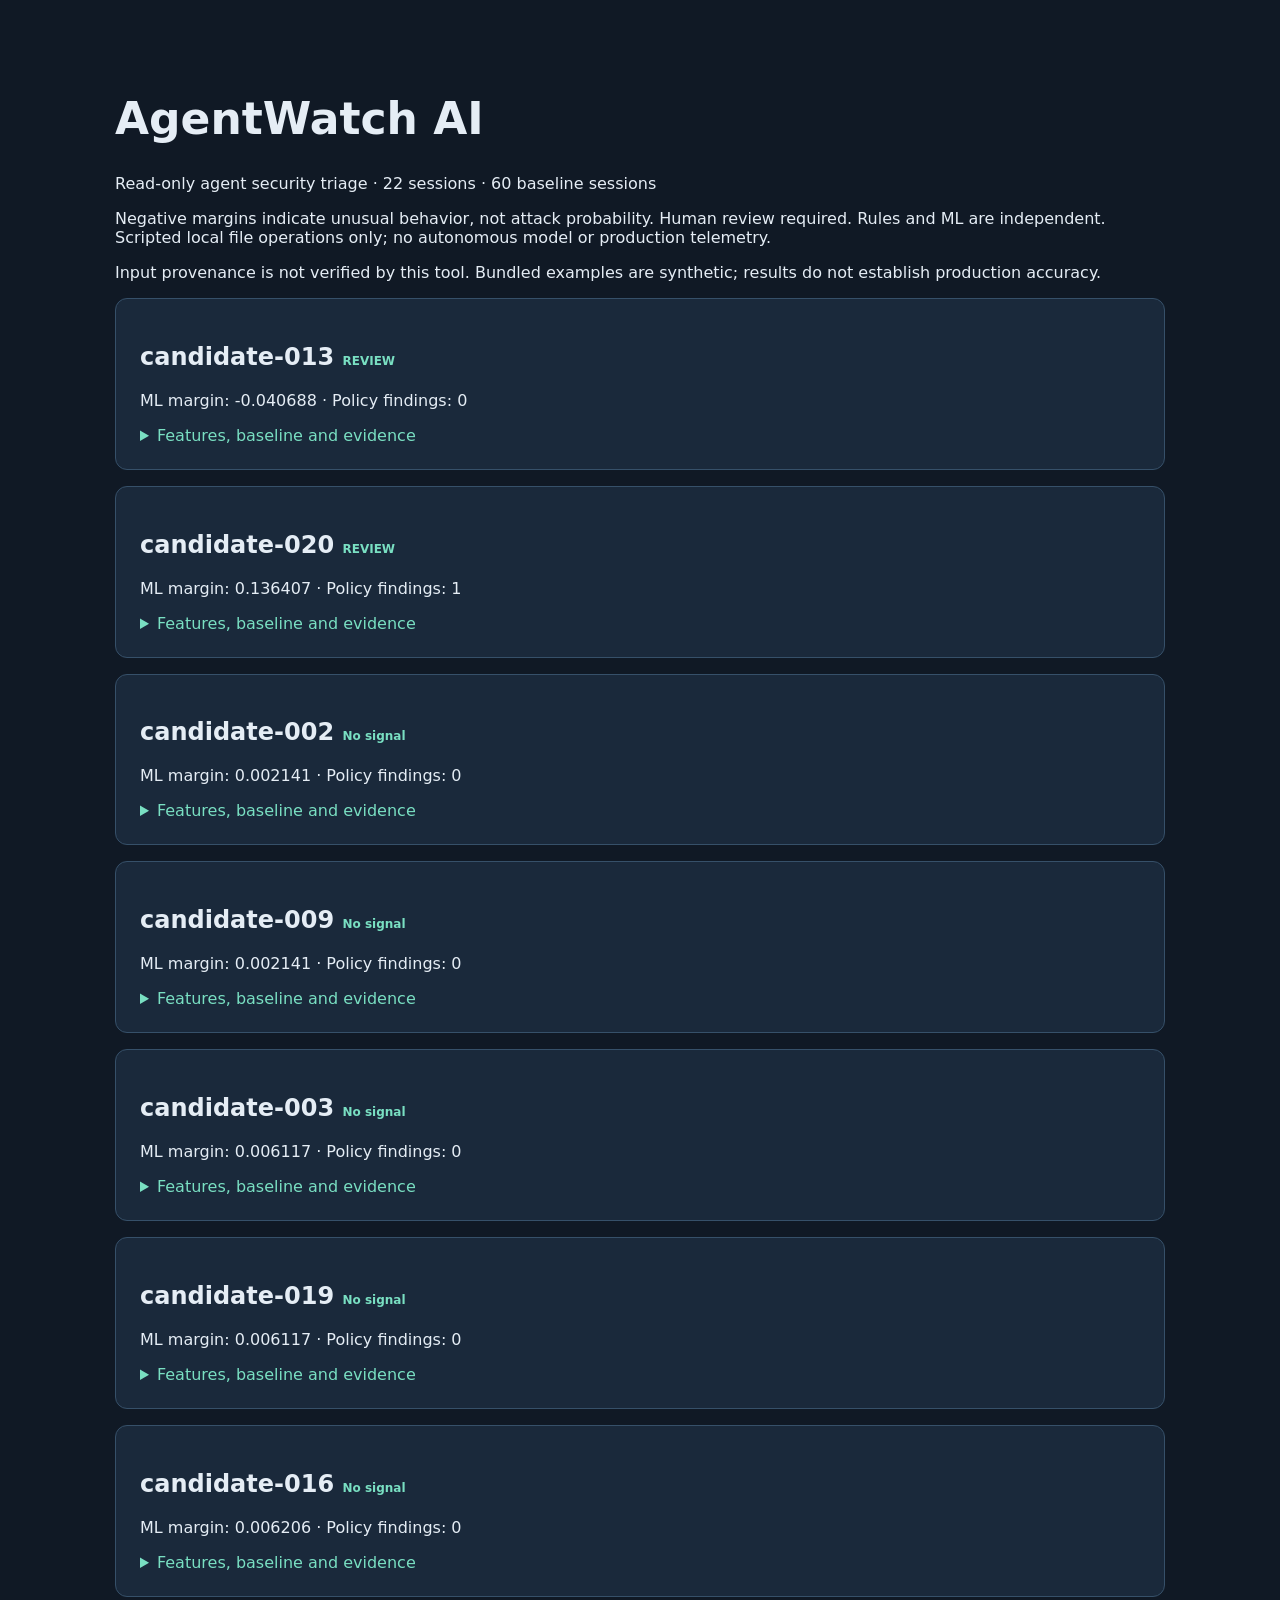
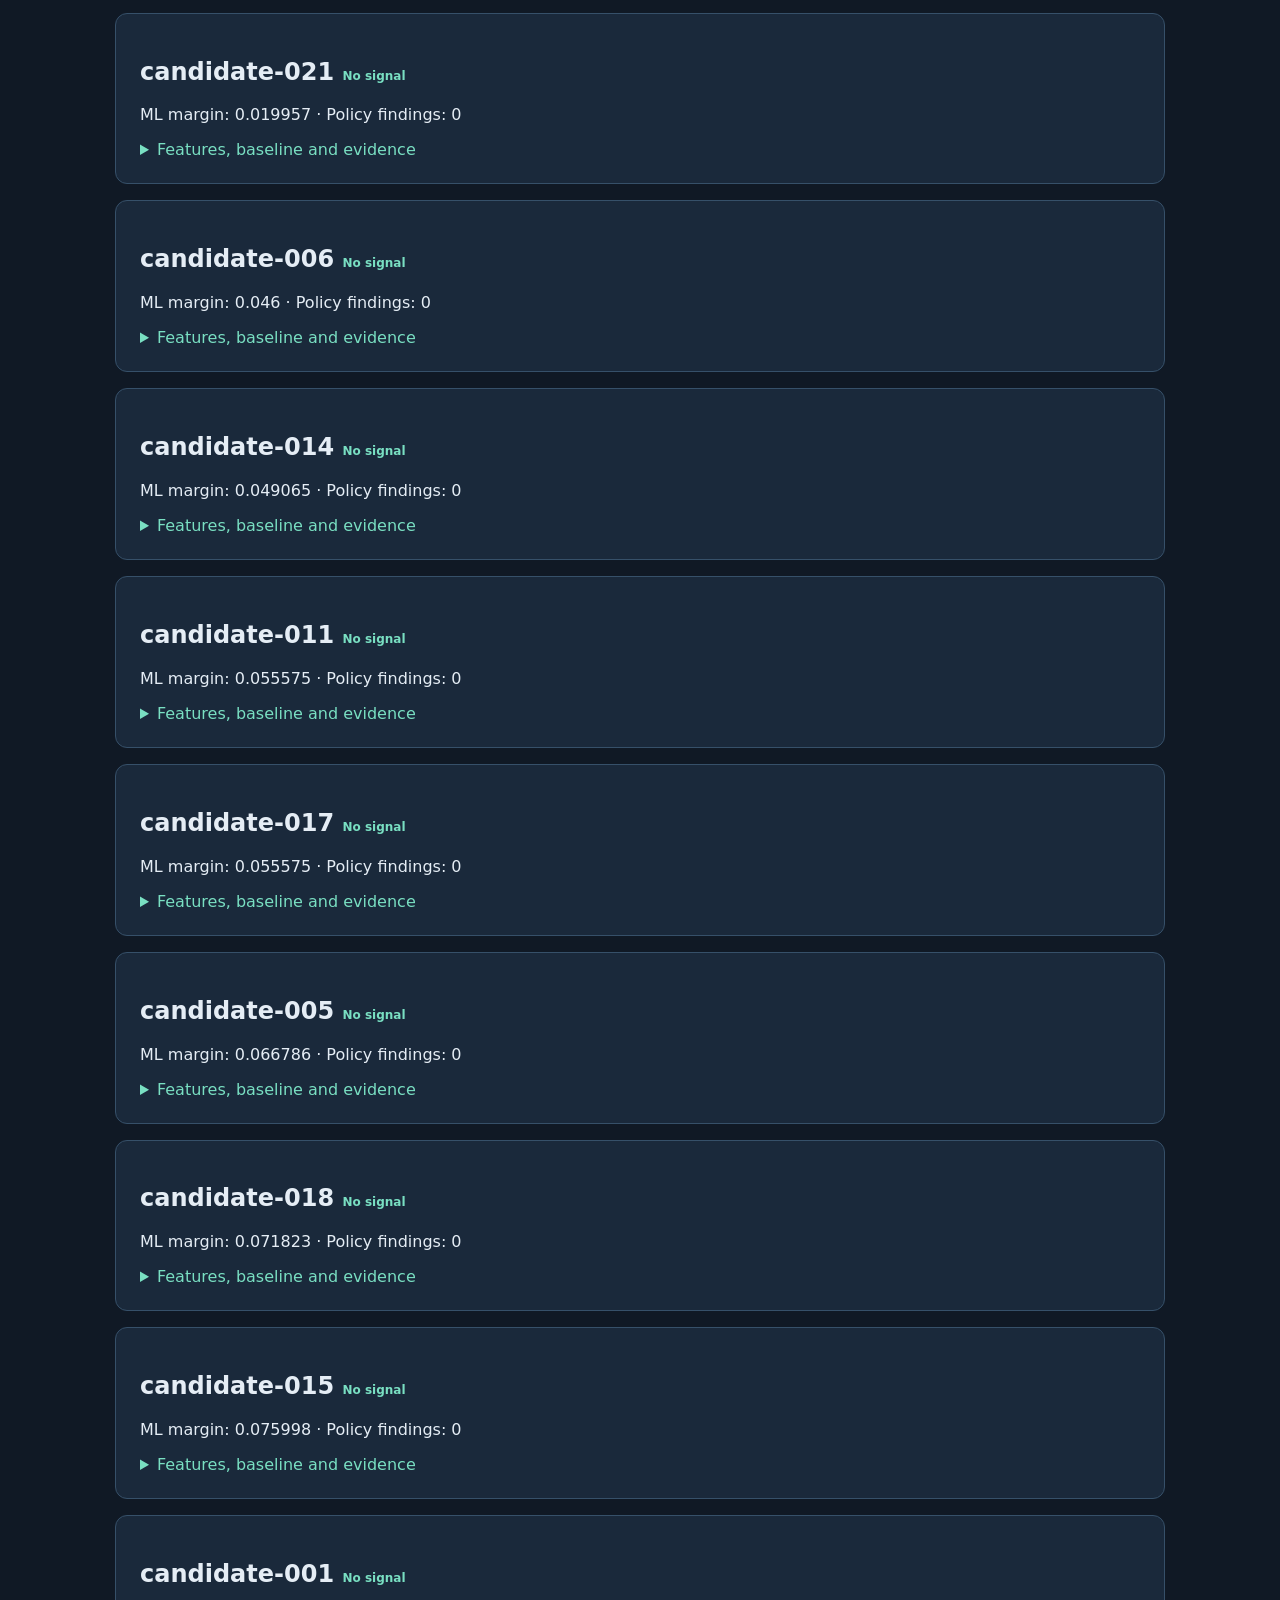
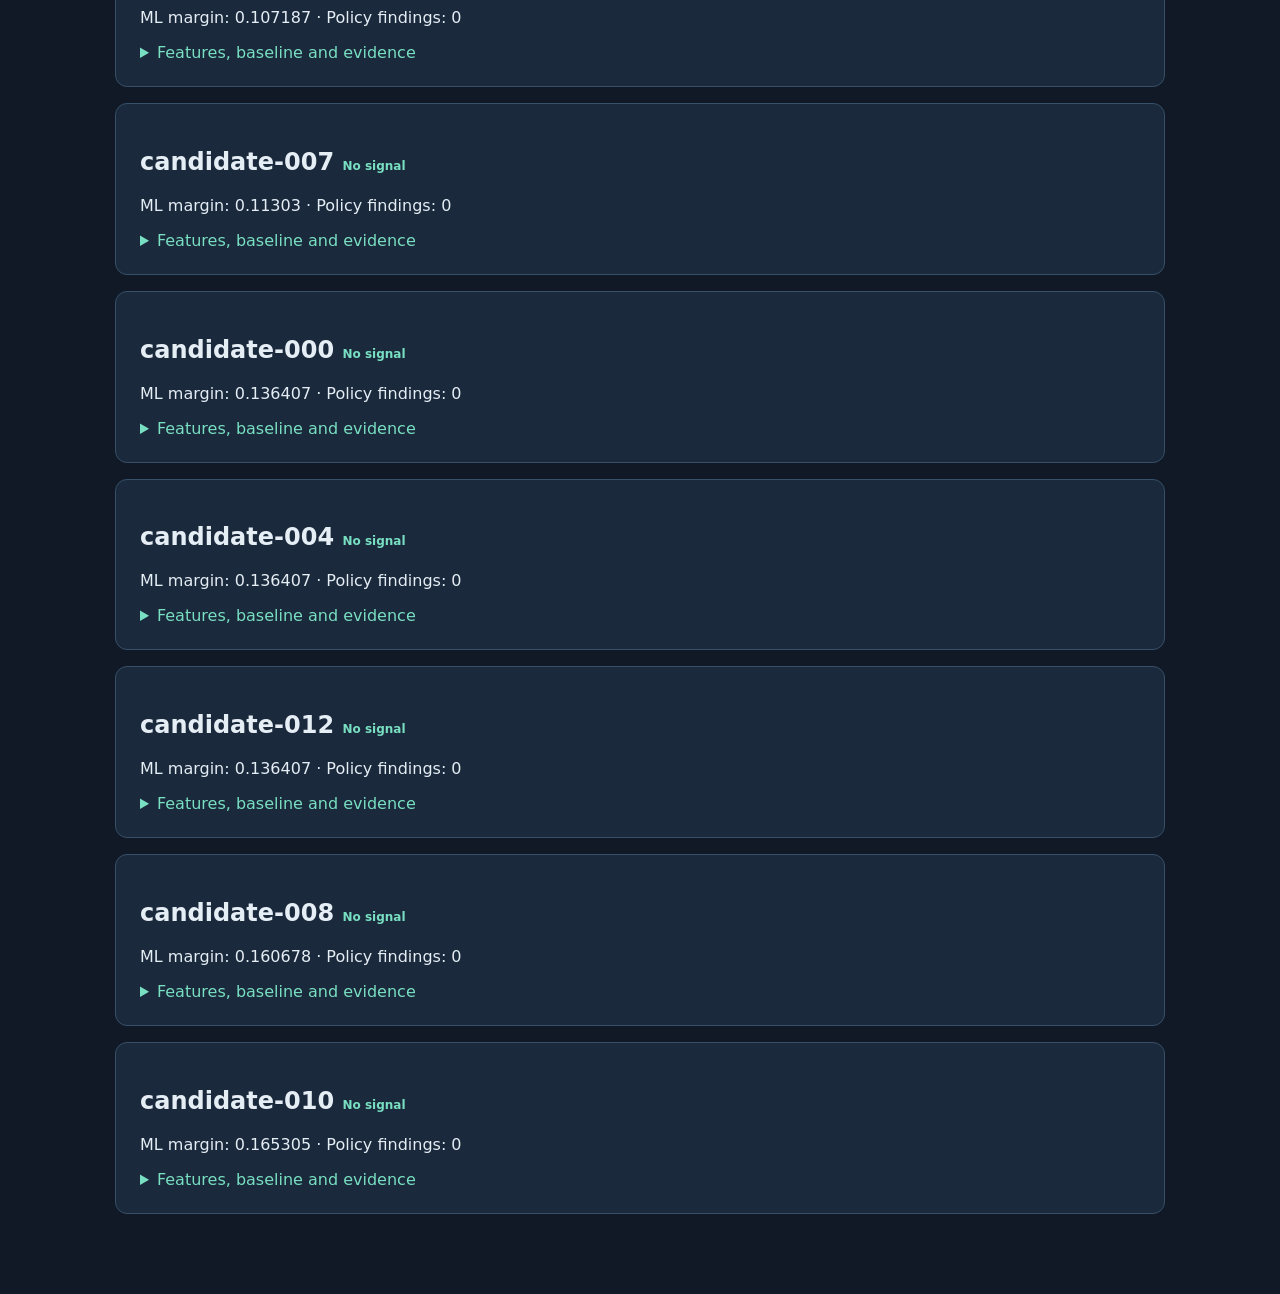
<file: reports/local-lab-2026-10-12/report.html>
<!doctype html><html lang="en"><meta charset="utf-8"><meta name="viewport" content="width=device-width,initial-scale=1"><meta http-equiv="Content-Security-Policy" content="default-src 'none'; style-src 'unsafe-inline'; base-uri 'none'; form-action 'none'"><title>AgentWatch AI | Review report</title><style>body{font:16px system-ui;background:#101925;color:#e5edf5;max-width:1050px;margin:40px auto;padding:24px}h1{font-size:44px}small{font-size:12px;color:#79dfc2}article{background:#1a293b;border:1px solid #365069;padding:24px;margin:16px 0;border-radius:12px}table{width:100%;text-align:left}td,th{padding:8px}pre,p{overflow-wrap:anywhere;white-space:pre-wrap}summary{cursor:pointer;color:#79dfc2}</style><h1>AgentWatch AI</h1><p>Read-only agent security triage · 22 sessions · 60 baseline sessions</p><p>Negative margins indicate unusual behavior, not attack probability. Human review required. Rules and ML are independent. Scripted local file operations only; no autonomous model or production telemetry.</p><p>Input provenance is not verified by this tool. Bundled examples are synthetic; results do not establish production accuracy.</p><article><h2>candidate-013 <small>REVIEW</small></h2><p>ML margin: -0.040688 · Policy findings: 0</p><details><summary>Features, baseline and evidence</summary><table><tr><th>Feature</th><th>Observed</th><th>Baseline median</th></tr><tr><td>calls</td><td>2</td><td>6.0</td></tr><tr><td>bytes_sent</td><td>0</td><td>0.0</td></tr><tr><td>external_calls</td><td>0</td><td>0.0</td></tr><tr><td>sensitive_calls</td><td>0</td><td>0.0</td></tr><tr><td>write_calls</td><td>0</td><td>1.0</td></tr><tr><td>unique_tools</td><td>1</td><td>2.0</td></tr></table><pre>[]</pre><p>Evidence IDs: 1159340f-875a-447e-87a4-327acec9c2ca, 55230c0f-cc28-4fb4-ae02-149c75084d19</p></details></article><article><h2>candidate-020 <small>REVIEW</small></h2><p>ML margin: 0.136407 · Policy findings: 1</p><details><summary>Features, baseline and evidence</summary><table><tr><th>Feature</th><th>Observed</th><th>Baseline median</th></tr><tr><td>calls</td><td>5</td><td>6.0</td></tr><tr><td>bytes_sent</td><td>0</td><td>0.0</td></tr><tr><td>external_calls</td><td>0</td><td>0.0</td></tr><tr><td>sensitive_calls</td><td>0</td><td>0.0</td></tr><tr><td>write_calls</td><td>1</td><td>1.0</td></tr><tr><td>unique_tools</td><td>2</td><td>2.0</td></tr></table><pre>[
  {
    &quot;event_id&quot;: &quot;f651aba2-735b-4078-82b2-fd6764f569cf&quot;,
    &quot;line&quot;: 115,
    &quot;rules&quot;: [
      &quot;ACTION_WITHOUT_APPROVAL&quot;
    ]
  }
]</pre><p>Evidence IDs: b7a7ba68-d3f3-4e75-8f31-df753447ea26, addb78a8-b72b-4c7d-872b-e728bbce65db, 6843728c-4860-46a3-9c0f-a420da235532, c2a79ec8-158c-454b-856c-bc54f8c95aef, f651aba2-735b-4078-82b2-fd6764f569cf</p></details></article><article><h2>candidate-002 <small>No signal</small></h2><p>ML margin: 0.002141 · Policy findings: 0</p><details><summary>Features, baseline and evidence</summary><table><tr><th>Feature</th><th>Observed</th><th>Baseline median</th></tr><tr><td>calls</td><td>8</td><td>6.0</td></tr><tr><td>bytes_sent</td><td>0</td><td>0.0</td></tr><tr><td>external_calls</td><td>0</td><td>0.0</td></tr><tr><td>sensitive_calls</td><td>0</td><td>0.0</td></tr><tr><td>write_calls</td><td>0</td><td>1.0</td></tr><tr><td>unique_tools</td><td>1</td><td>2.0</td></tr></table><pre>[]</pre><p>Evidence IDs: 7bdf7e25-e572-4b5f-ae53-38acf4eddfe0, 5fc2d606-e3e0-480d-915b-adbcc0ec8a6c, e5f0724b-4332-41d4-b0e8-cf92ecc2a8ef, a86af7aa-defb-4a7b-8abd-868dbfe3ab4a, 8eb4a2d1-4b81-478f-ad16-62eaa0b47ded, aa2adb68-df04-47b8-8aa5-d1db41b91923, 232060be-4131-4114-bdc0-48349ccdf469, 962a5103-4986-49fb-98cb-c04cff911408</p></details></article><article><h2>candidate-009 <small>No signal</small></h2><p>ML margin: 0.002141 · Policy findings: 0</p><details><summary>Features, baseline and evidence</summary><table><tr><th>Feature</th><th>Observed</th><th>Baseline median</th></tr><tr><td>calls</td><td>8</td><td>6.0</td></tr><tr><td>bytes_sent</td><td>0</td><td>0.0</td></tr><tr><td>external_calls</td><td>0</td><td>0.0</td></tr><tr><td>sensitive_calls</td><td>0</td><td>0.0</td></tr><tr><td>write_calls</td><td>0</td><td>1.0</td></tr><tr><td>unique_tools</td><td>1</td><td>2.0</td></tr></table><pre>[]</pre><p>Evidence IDs: 57f630d3-7725-47fe-b964-fb16d2a1f87b, f0215508-103a-4c04-910e-46ce7ffbdf88, 780d26c2-7d85-4466-9606-38505f13d1a8, 99bf4423-d2ac-42bc-af9e-432a3cde5c9a, 07bc7938-0a4f-4845-8118-7587a61fb0b6, ac94e3cb-3606-41e5-b2dd-36b90650e497, 0d5b6a85-fb42-4888-bdd9-83b16d8a5c6f, bccabac9-d948-4f3a-8a2c-ce0d7151bbf6</p></details></article><article><h2>candidate-003 <small>No signal</small></h2><p>ML margin: 0.006117 · Policy findings: 0</p><details><summary>Features, baseline and evidence</summary><table><tr><th>Feature</th><th>Observed</th><th>Baseline median</th></tr><tr><td>calls</td><td>3</td><td>6.0</td></tr><tr><td>bytes_sent</td><td>0</td><td>0.0</td></tr><tr><td>external_calls</td><td>0</td><td>0.0</td></tr><tr><td>sensitive_calls</td><td>0</td><td>0.0</td></tr><tr><td>write_calls</td><td>1</td><td>1.0</td></tr><tr><td>unique_tools</td><td>2</td><td>2.0</td></tr></table><pre>[]</pre><p>Evidence IDs: 3c3cf997-d045-44d9-9f42-21f924bc17a0, c9dddcec-4fd9-4476-8be7-d73e3783d3bd, 878ff36b-6ee9-4dda-8a70-d77ea835e634</p></details></article><article><h2>candidate-019 <small>No signal</small></h2><p>ML margin: 0.006117 · Policy findings: 0</p><details><summary>Features, baseline and evidence</summary><table><tr><th>Feature</th><th>Observed</th><th>Baseline median</th></tr><tr><td>calls</td><td>3</td><td>6.0</td></tr><tr><td>bytes_sent</td><td>0</td><td>0.0</td></tr><tr><td>external_calls</td><td>0</td><td>0.0</td></tr><tr><td>sensitive_calls</td><td>0</td><td>0.0</td></tr><tr><td>write_calls</td><td>1</td><td>1.0</td></tr><tr><td>unique_tools</td><td>2</td><td>2.0</td></tr></table><pre>[]</pre><p>Evidence IDs: c45e6a80-dc42-4d8d-ba62-531804236740, ff924dba-7bdc-4357-a520-9b8afa007313, 7372ccb6-53ef-4205-9db0-15fada50cca0</p></details></article><article><h2>candidate-016 <small>No signal</small></h2><p>ML margin: 0.006206 · Policy findings: 0</p><details><summary>Features, baseline and evidence</summary><table><tr><th>Feature</th><th>Observed</th><th>Baseline median</th></tr><tr><td>calls</td><td>10</td><td>6.0</td></tr><tr><td>bytes_sent</td><td>0</td><td>0.0</td></tr><tr><td>external_calls</td><td>0</td><td>0.0</td></tr><tr><td>sensitive_calls</td><td>0</td><td>0.0</td></tr><tr><td>write_calls</td><td>2</td><td>1.0</td></tr><tr><td>unique_tools</td><td>2</td><td>2.0</td></tr></table><pre>[]</pre><p>Evidence IDs: 7c72e0dd-f5bf-44f7-adc5-b28ea30fb0b8, fe4971cb-9373-47fe-8866-b7ba185fee34, 3328a85a-b930-4286-a92f-c878d3b7c358, 61fff29e-e62c-4835-9708-bbc156353b9b, 3ef80978-2373-46b3-8645-6301df7f4725, 6829d883-d55b-4142-be40-ebdb10e6289c, 1d184a74-4151-41e4-8859-47f1939d1d12, 20d424b1-1b57-47db-bb42-4161a5065d1a, a8dda87a-9bf1-415e-9b35-547638847226, fa0b4bc0-d906-4873-aa23-b33887363a3e</p></details></article><article><h2>candidate-021 <small>No signal</small></h2><p>ML margin: 0.019957 · Policy findings: 0</p><details><summary>Features, baseline and evidence</summary><table><tr><th>Feature</th><th>Observed</th><th>Baseline median</th></tr><tr><td>calls</td><td>81</td><td>6.0</td></tr><tr><td>bytes_sent</td><td>0</td><td>0.0</td></tr><tr><td>external_calls</td><td>0</td><td>0.0</td></tr><tr><td>sensitive_calls</td><td>0</td><td>0.0</td></tr><tr><td>write_calls</td><td>1</td><td>1.0</td></tr><tr><td>unique_tools</td><td>2</td><td>2.0</td></tr></table><pre>[]</pre><p>Evidence IDs: 68e88a90-2640-4fb7-866a-c3f49a29b969, 7984e256-5195-4f48-9792-0f3d20cd27c8, ed690b76-b0a6-4907-b23d-9bc3862334e7, b2df3778-5fbe-48fe-95cf-eacad0721a70, 15463611-7e86-424a-b0f6-e2e3cd259ee0, c8157f23-fc5e-4096-b982-0b0ca541f81e, f75dbeec-94a5-4cc3-a746-fb20a791bc12, 0b200b70-4eb9-465d-b50a-a561ef135363, 295bd9bc-8f64-4fce-8985-5776c0a28f00, e2a588eb-f2ea-4633-a0d8-238cc6b58f82, 2729938f-fcba-402f-9481-84589d7d2d02, f19c0ae5-c5b8-40cd-bb46-ba443bc84656, 3ba62944-d6f3-4342-a2ea-378fa67b41d5, daeb6188-c0ed-4c04-99a9-2ac322b9b520, db6e8eba-6f1f-41cf-92ab-9fae035822e4, 8f87ba8f-b124-4dfe-9a67-52adc6ec3562, 5b8c618a-e1a2-440d-af24-c75b469196f7, dbf1a349-e9ce-484e-bc08-db0900c4929d, fb8fb774-2046-4694-b137-ce7018038a47, c58e5254-c4e1-40b6-830f-077b73174091, 70b7db87-8ce0-4175-8231-08e7d435c511, abf51e50-5365-4b09-9359-0335fa78a9a1, 22087908-4f77-4811-a320-45e3817ff484, f4ddbdcb-7d18-473a-9158-acd8fde021fd, b630e2ff-7121-464c-ba55-4df4a79643ba, 417053d5-70c5-4c86-a08e-9081200b66ac, d0f9896c-427e-48c0-8539-9d1d4c3696c6, b421d322-aa94-4dc8-aa7b-a668a404420f, a3ecfd1d-bbfe-4cfc-a171-6515bb19b558, fa2e90db-1056-46e6-84bf-7cc6d5e1037d, 7a7881b5-4f0b-4d99-8608-7b3c10239c9e, 765ddec8-8cf4-404b-95aa-1e8f13bab1ed, f820f628-c7c6-4839-a4b2-7139b08b7fee, b68d39d6-5c2e-4dab-9dd5-b3cda2923f39, 00a4da1c-9897-420b-8965-d6cb705775ad, b0d1bc5c-7c38-45f2-855f-1a8d1cfc34fc, 495be5cf-0f2a-4765-ac67-28eede4efcc7, 04fd5434-46c0-4640-be9a-dcd012ab56e8, 2eb03da2-0521-4862-8c8e-889b88e0bf5d, efd604fb-cb6c-4ff5-bfa2-1fe6e60c184a, 926914e4-8a46-47c9-b431-4972eeff4360, 11b67060-8ebd-45e1-b5eb-62684e7152ff, fc214c2e-1b90-4084-a128-46238c7d2d67, 2a3c0f85-3c3c-4b1b-88b1-0853bfa64f96, c7f737af-c073-4825-a03a-012198808129, 74a03e37-9bef-4c35-b1a4-4083346ca5ea, 11bfbfff-b4f1-45be-bb44-766e4be7e8ac, 1b2fc306-e1c2-49bd-bade-2dcde1baf630, 786a3666-a8de-431d-b36d-6c241e4fe71d, 5b047c79-dc1c-4f6f-8079-bf95b29eb719, 4f240918-d4a3-468a-af6a-0ee6d93ab10a, d90b9c32-97e2-43cc-8a10-70dda8be8ebb, ae7c114f-5d28-47a6-b967-eae4b90775a7, 49eb3543-4686-4ef9-8bc5-d77462d80bca, c43a6bf6-3aa6-4247-b1b7-25ab67e93c7f, b244467e-8f4b-4cb1-816a-ebeb8b296648, 71a013ed-2470-4768-9d02-f592ac19fa92, 2e7bdb9f-e2a4-4564-b9a4-5b5c1198792a, 9b22b8b6-ac04-4d0e-9475-43893eeb0d48, 4709b08f-49ac-4061-a014-a920bed39230, 9a0ef10e-d3a8-4237-b692-6634949df79f, afb0f45e-727c-41e1-ba82-4161a7e90aa5, efa3f3a5-e8a9-4afd-990e-f9f3c9747b93, bee08384-e707-46d3-95bd-25bcc63ea417, 031aa63a-e593-468d-89d4-57ba88333f0f, 74061483-d75d-4094-ade8-36aeafc9739a, 5f78d578-69e1-4ccd-964f-823138e69422, 26a0687e-cca3-401e-ae48-50bd5ae4c523, 8a5a8822-5744-453f-84da-c9f91ce157b6, c5f15783-f8c7-448d-9238-4d09783e7a89, 4125defd-80fc-43c7-b44c-849904ecdafb, b84c0d05-413f-4fa8-83aa-aecd6d3c7e29, 32917fad-84d2-4f8d-ae11-e2d8c752229e, 2cea7f9d-d2f6-4983-97ee-5a0fd68f5ef9, 95644fc8-ddb6-4789-bf12-a0069a6799f6, 95ccd3de-c7bc-4d88-977a-8b83fa09a749, e275d89c-00c2-418e-b59e-c8606251b1dc, 099f076d-08fb-45ab-8547-375560dbec33, 6220d955-78c4-4cff-bed0-e1f751107463, 7f400563-fec6-4f18-b3f8-c2e83b67ed21, fdeee589-34a6-4c26-8d8a-71c6a66ab5c9</p></details></article><article><h2>candidate-006 <small>No signal</small></h2><p>ML margin: 0.046 · Policy findings: 0</p><details><summary>Features, baseline and evidence</summary><table><tr><th>Feature</th><th>Observed</th><th>Baseline median</th></tr><tr><td>calls</td><td>9</td><td>6.0</td></tr><tr><td>bytes_sent</td><td>0</td><td>0.0</td></tr><tr><td>external_calls</td><td>0</td><td>0.0</td></tr><tr><td>sensitive_calls</td><td>0</td><td>0.0</td></tr><tr><td>write_calls</td><td>2</td><td>1.0</td></tr><tr><td>unique_tools</td><td>2</td><td>2.0</td></tr></table><pre>[]</pre><p>Evidence IDs: cb2a139b-2733-4cea-b9f8-ff619e6dfe85, 961d3060-bae3-4809-ace6-ecdbd1cd98d0, 13406992-1b0c-4685-9e0d-47c21ff1260c, e09135c0-0d61-4816-b68f-84a00753363b, 4679685c-3865-4091-93e9-d08b4196304e, 669e472d-1c35-497d-972c-b0159bba1f79, f4b4657a-ba9f-45ad-a660-4e875cd0b848, cf844184-0f4c-4e94-abd2-a03c52e56447, 51595549-7faa-4be4-8e04-4a079c0958c5</p></details></article><article><h2>candidate-014 <small>No signal</small></h2><p>ML margin: 0.049065 · Policy findings: 0</p><details><summary>Features, baseline and evidence</summary><table><tr><th>Feature</th><th>Observed</th><th>Baseline median</th></tr><tr><td>calls</td><td>5</td><td>6.0</td></tr><tr><td>bytes_sent</td><td>0</td><td>0.0</td></tr><tr><td>external_calls</td><td>0</td><td>0.0</td></tr><tr><td>sensitive_calls</td><td>0</td><td>0.0</td></tr><tr><td>write_calls</td><td>2</td><td>1.0</td></tr><tr><td>unique_tools</td><td>2</td><td>2.0</td></tr></table><pre>[]</pre><p>Evidence IDs: 597d6975-7023-4a04-b883-4200effd3e4d, 9a65d068-6e16-40ab-a31b-09e11e1a7702, 7accee23-504b-4713-a7b7-1e88aeab79c2, faff916d-223c-4b1a-a782-00c4a7ea57be, a24cade6-6e6c-4b9a-8a45-b37f6cff13b2</p></details></article><article><h2>candidate-011 <small>No signal</small></h2><p>ML margin: 0.055575 · Policy findings: 0</p><details><summary>Features, baseline and evidence</summary><table><tr><th>Feature</th><th>Observed</th><th>Baseline median</th></tr><tr><td>calls</td><td>3</td><td>6.0</td></tr><tr><td>bytes_sent</td><td>0</td><td>0.0</td></tr><tr><td>external_calls</td><td>0</td><td>0.0</td></tr><tr><td>sensitive_calls</td><td>0</td><td>0.0</td></tr><tr><td>write_calls</td><td>0</td><td>1.0</td></tr><tr><td>unique_tools</td><td>1</td><td>2.0</td></tr></table><pre>[]</pre><p>Evidence IDs: 83a91f84-779f-415d-98d8-ddb6c531a637, ffa2f19f-c105-4508-a513-8e977a791a28, 429519f1-aa8b-443d-9d75-8f2f2c89a230</p></details></article><article><h2>candidate-017 <small>No signal</small></h2><p>ML margin: 0.055575 · Policy findings: 0</p><details><summary>Features, baseline and evidence</summary><table><tr><th>Feature</th><th>Observed</th><th>Baseline median</th></tr><tr><td>calls</td><td>3</td><td>6.0</td></tr><tr><td>bytes_sent</td><td>0</td><td>0.0</td></tr><tr><td>external_calls</td><td>0</td><td>0.0</td></tr><tr><td>sensitive_calls</td><td>0</td><td>0.0</td></tr><tr><td>write_calls</td><td>0</td><td>1.0</td></tr><tr><td>unique_tools</td><td>1</td><td>2.0</td></tr></table><pre>[]</pre><p>Evidence IDs: 630470e1-97d3-4c7e-bde9-fd86223ac39c, 05caed3e-4fd6-46d6-a537-34c988d8b256, 77447e14-f67d-4df9-9d05-6978ef0fdee0</p></details></article><article><h2>candidate-005 <small>No signal</small></h2><p>ML margin: 0.066786 · Policy findings: 0</p><details><summary>Features, baseline and evidence</summary><table><tr><th>Feature</th><th>Observed</th><th>Baseline median</th></tr><tr><td>calls</td><td>4</td><td>6.0</td></tr><tr><td>bytes_sent</td><td>0</td><td>0.0</td></tr><tr><td>external_calls</td><td>0</td><td>0.0</td></tr><tr><td>sensitive_calls</td><td>0</td><td>0.0</td></tr><tr><td>write_calls</td><td>0</td><td>1.0</td></tr><tr><td>unique_tools</td><td>1</td><td>2.0</td></tr></table><pre>[]</pre><p>Evidence IDs: d067a4f7-c0f7-44af-9560-f6b1c1d2c84a, e7e9dee1-76d4-49a1-975b-5606769f2dce, 16374db8-407a-441b-9567-daeca84612be, 54979568-3e6b-4395-a201-819c4027dedb</p></details></article><article><h2>candidate-018 <small>No signal</small></h2><p>ML margin: 0.071823 · Policy findings: 0</p><details><summary>Features, baseline and evidence</summary><table><tr><th>Feature</th><th>Observed</th><th>Baseline median</th></tr><tr><td>calls</td><td>6</td><td>6.0</td></tr><tr><td>bytes_sent</td><td>0</td><td>0.0</td></tr><tr><td>external_calls</td><td>0</td><td>0.0</td></tr><tr><td>sensitive_calls</td><td>0</td><td>0.0</td></tr><tr><td>write_calls</td><td>0</td><td>1.0</td></tr><tr><td>unique_tools</td><td>1</td><td>2.0</td></tr></table><pre>[]</pre><p>Evidence IDs: f8215bf0-f023-4bb5-b93f-b315893fe807, 7edaa7bd-0c77-47b8-88ed-05103b15b672, d3d9307d-fad6-45e5-9988-0953acbf3ff2, 3380ef9b-e7b9-40d4-9faf-6203198136da, 27aa8d47-984f-4e48-80cb-e6a3fa4fdd4c, c09e5e74-e887-4459-9b25-112c553d8b52</p></details></article><article><h2>candidate-015 <small>No signal</small></h2><p>ML margin: 0.075998 · Policy findings: 0</p><details><summary>Features, baseline and evidence</summary><table><tr><th>Feature</th><th>Observed</th><th>Baseline median</th></tr><tr><td>calls</td><td>7</td><td>6.0</td></tr><tr><td>bytes_sent</td><td>0</td><td>0.0</td></tr><tr><td>external_calls</td><td>0</td><td>0.0</td></tr><tr><td>sensitive_calls</td><td>0</td><td>0.0</td></tr><tr><td>write_calls</td><td>0</td><td>1.0</td></tr><tr><td>unique_tools</td><td>1</td><td>2.0</td></tr></table><pre>[]</pre><p>Evidence IDs: 3b8a5a80-047c-4d8a-8535-8d215d54744b, 1ad2024d-757a-4d47-8e84-cbc9d35b4b19, 791f38aa-3a5e-4692-96ea-109491905e0a, 15ca98fc-1863-4514-81e9-ecbcf4f75285, 623f86d6-cccc-4f9a-a206-e72e53494e54, 0aed9d73-9b41-4031-b56c-f24ba81db2e1, 8aa50527-c3c7-48cc-a58b-61d2a7faa36f</p></details></article><article><h2>candidate-001 <small>No signal</small></h2><p>ML margin: 0.107187 · Policy findings: 0</p><details><summary>Features, baseline and evidence</summary><table><tr><th>Feature</th><th>Observed</th><th>Baseline median</th></tr><tr><td>calls</td><td>7</td><td>6.0</td></tr><tr><td>bytes_sent</td><td>0</td><td>0.0</td></tr><tr><td>external_calls</td><td>0</td><td>0.0</td></tr><tr><td>sensitive_calls</td><td>0</td><td>0.0</td></tr><tr><td>write_calls</td><td>2</td><td>1.0</td></tr><tr><td>unique_tools</td><td>2</td><td>2.0</td></tr></table><pre>[]</pre><p>Evidence IDs: edf899c8-2e31-4e1c-8dd8-18ab85f9f8a5, 2fbe2997-6f03-4612-8e64-3054d0d3f5f1, 3ce8c8e9-7f7b-43ca-8cf7-37f07526861d, e4182d4c-ff1a-4d20-b340-40f6ab9d172a, 682226aa-d569-4a7a-bbde-cc723516adc4, a9b16785-74df-4bf9-928b-1eb505aeaca0, 1542b7cf-fe60-472c-a02e-adb2881f366c</p></details></article><article><h2>candidate-007 <small>No signal</small></h2><p>ML margin: 0.11303 · Policy findings: 0</p><details><summary>Features, baseline and evidence</summary><table><tr><th>Feature</th><th>Observed</th><th>Baseline median</th></tr><tr><td>calls</td><td>4</td><td>6.0</td></tr><tr><td>bytes_sent</td><td>0</td><td>0.0</td></tr><tr><td>external_calls</td><td>0</td><td>0.0</td></tr><tr><td>sensitive_calls</td><td>0</td><td>0.0</td></tr><tr><td>write_calls</td><td>1</td><td>1.0</td></tr><tr><td>unique_tools</td><td>2</td><td>2.0</td></tr></table><pre>[]</pre><p>Evidence IDs: 1bdbb2ec-7469-499c-894d-6182161d6602, 295e5c03-aacb-4d09-9cb4-2caa04b65046, fd1b0786-a76a-4c01-b06b-e10ff4516520, 9931efd2-c081-4aa4-8058-e4899a89fa7b</p></details></article><article><h2>candidate-000 <small>No signal</small></h2><p>ML margin: 0.136407 · Policy findings: 0</p><details><summary>Features, baseline and evidence</summary><table><tr><th>Feature</th><th>Observed</th><th>Baseline median</th></tr><tr><td>calls</td><td>5</td><td>6.0</td></tr><tr><td>bytes_sent</td><td>0</td><td>0.0</td></tr><tr><td>external_calls</td><td>0</td><td>0.0</td></tr><tr><td>sensitive_calls</td><td>0</td><td>0.0</td></tr><tr><td>write_calls</td><td>1</td><td>1.0</td></tr><tr><td>unique_tools</td><td>2</td><td>2.0</td></tr></table><pre>[]</pre><p>Evidence IDs: cfbfe27d-327a-4372-b34e-a646290ee2b6, a6eeb6d2-691a-4a59-8ab2-4a30cee32169, ce782660-62d9-4b7a-8204-b304608a9c6d, c678d755-5448-4481-8329-1f3729547163, 4614de33-42f1-4272-8b1a-71a0b7bd6f10</p></details></article><article><h2>candidate-004 <small>No signal</small></h2><p>ML margin: 0.136407 · Policy findings: 0</p><details><summary>Features, baseline and evidence</summary><table><tr><th>Feature</th><th>Observed</th><th>Baseline median</th></tr><tr><td>calls</td><td>5</td><td>6.0</td></tr><tr><td>bytes_sent</td><td>0</td><td>0.0</td></tr><tr><td>external_calls</td><td>0</td><td>0.0</td></tr><tr><td>sensitive_calls</td><td>0</td><td>0.0</td></tr><tr><td>write_calls</td><td>1</td><td>1.0</td></tr><tr><td>unique_tools</td><td>2</td><td>2.0</td></tr></table><pre>[]</pre><p>Evidence IDs: 79a53186-a504-41fe-b48b-878d165bdc0d, 6a4daaf7-5785-4cd9-bd3f-c812c66645c4, 361bc797-1b42-47f4-acb1-3220ab9bf36d, 2ba46c5d-ae23-4303-bd14-13660cb5d846, e52926f1-fbe6-46fd-a80c-54f0dfa2fa3d</p></details></article><article><h2>candidate-012 <small>No signal</small></h2><p>ML margin: 0.136407 · Policy findings: 0</p><details><summary>Features, baseline and evidence</summary><table><tr><th>Feature</th><th>Observed</th><th>Baseline median</th></tr><tr><td>calls</td><td>5</td><td>6.0</td></tr><tr><td>bytes_sent</td><td>0</td><td>0.0</td></tr><tr><td>external_calls</td><td>0</td><td>0.0</td></tr><tr><td>sensitive_calls</td><td>0</td><td>0.0</td></tr><tr><td>write_calls</td><td>1</td><td>1.0</td></tr><tr><td>unique_tools</td><td>2</td><td>2.0</td></tr></table><pre>[]</pre><p>Evidence IDs: 7c722df0-5a3f-4146-9caa-d31016822852, 6fda23a8-37b1-4fbf-a93b-53a19d2aacef, 1cfac01d-3002-4031-88e4-f024e665d426, cc5dc0ab-ea33-4d36-85be-8f024926593e, a1cc6ceb-1692-4408-9834-fbd0b9024546</p></details></article><article><h2>candidate-008 <small>No signal</small></h2><p>ML margin: 0.160678 · Policy findings: 0</p><details><summary>Features, baseline and evidence</summary><table><tr><th>Feature</th><th>Observed</th><th>Baseline median</th></tr><tr><td>calls</td><td>6</td><td>6.0</td></tr><tr><td>bytes_sent</td><td>0</td><td>0.0</td></tr><tr><td>external_calls</td><td>0</td><td>0.0</td></tr><tr><td>sensitive_calls</td><td>0</td><td>0.0</td></tr><tr><td>write_calls</td><td>1</td><td>1.0</td></tr><tr><td>unique_tools</td><td>2</td><td>2.0</td></tr></table><pre>[]</pre><p>Evidence IDs: 8d743ec7-ff1a-42bb-a514-749bf60a6329, f5ab96a6-e82f-4127-be99-d19852d08775, b931e6c7-02d1-4e4b-bad6-d9ffc284d56f, 7a16ee1c-978e-48a7-9272-741dbc78de4e, edb15517-2f5c-42b5-81eb-993a194a0c47, afa3f7ef-efa5-47ad-a8d8-0e6e62746d9d</p></details></article><article><h2>candidate-010 <small>No signal</small></h2><p>ML margin: 0.165305 · Policy findings: 0</p><details><summary>Features, baseline and evidence</summary><table><tr><th>Feature</th><th>Observed</th><th>Baseline median</th></tr><tr><td>calls</td><td>7</td><td>6.0</td></tr><tr><td>bytes_sent</td><td>0</td><td>0.0</td></tr><tr><td>external_calls</td><td>0</td><td>0.0</td></tr><tr><td>sensitive_calls</td><td>0</td><td>0.0</td></tr><tr><td>write_calls</td><td>1</td><td>1.0</td></tr><tr><td>unique_tools</td><td>2</td><td>2.0</td></tr></table><pre>[]</pre><p>Evidence IDs: d90b4e9b-5a04-45c7-a1e1-3b0bd9fc2cae, 4f6b6f43-0ff5-4aef-802f-cebb2104014a, a84bd238-fdd9-4417-bd56-9d88c768333d, d94d644b-e70b-4f1d-afb9-9efcf3dd07d1, 3821f32e-3b45-4274-ba5b-4c9e3254f18a, 1ed86004-d6b9-473b-a13b-f4e311efd14b, 63e869dc-8117-4939-accf-c67ed5b55c94</p></details></article></html>
</file>
